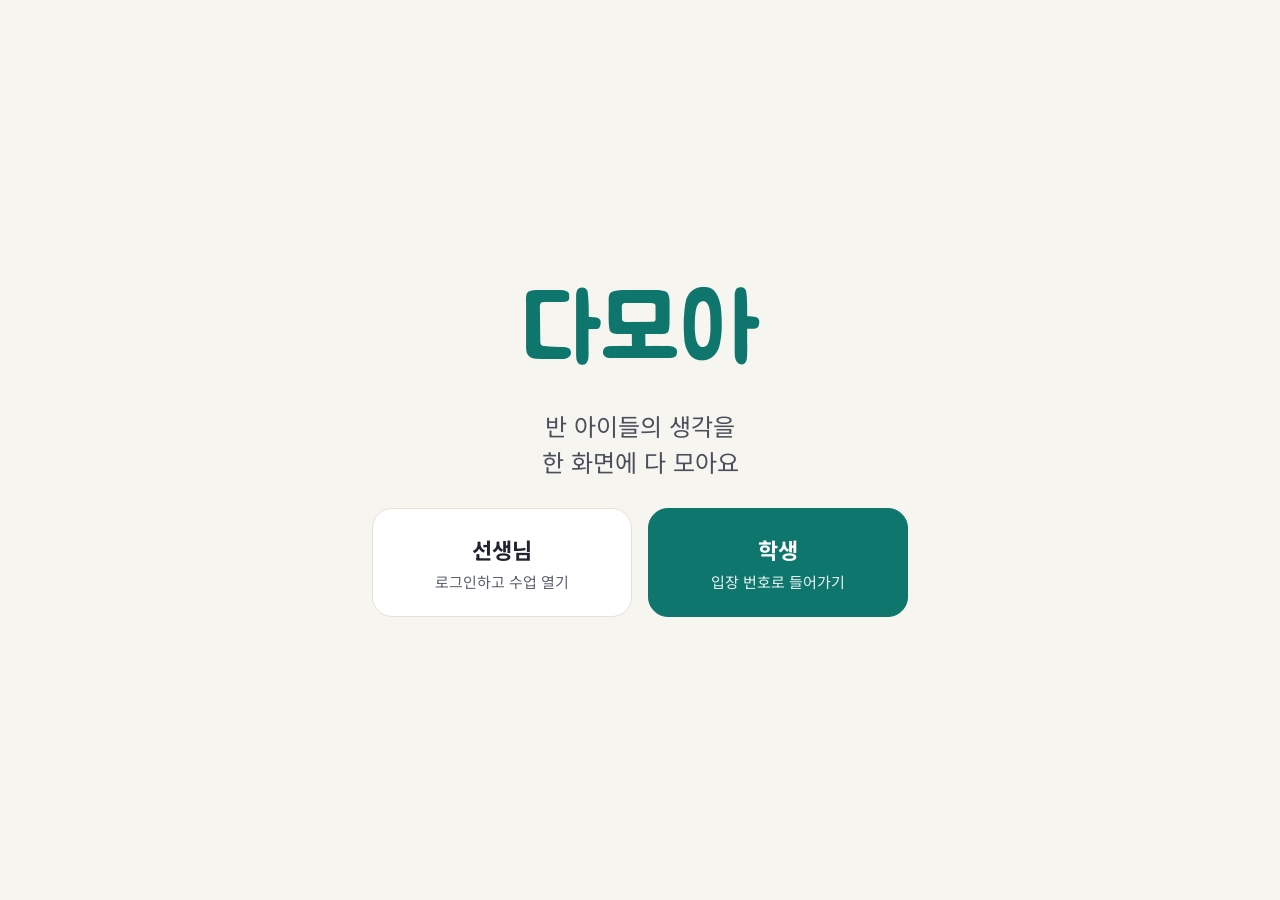
<file: index.html>
<!doctype html>
<html lang="ko">
<head>
<meta charset="utf-8">
<meta name="viewport" content="width=device-width, initial-scale=1, viewport-fit=cover">
<title>다모아</title>
<meta name="description" content="반 아이들의 생각을 한 화면에 다 모아요">
<script src="js/inapp.js?v=202611101540"></script>
<link rel="preconnect" href="https://fonts.googleapis.com">
<link rel="preconnect" href="https://fonts.gstatic.com" crossorigin>
<link rel="stylesheet" href="https://fonts.googleapis.com/css2?family=Noto+Sans+KR:wght@400;500;700;900&family=Jua&display=swap">
<link rel="stylesheet" href="css/app.css?v=202611101540">
<style>
  .hero { height: 100dvh; display: flex; flex-direction: column; align-items: center; justify-content: center; gap: 28px; padding: 24px; text-align: center; }
  .hero .logo { font-size: clamp(56px, 12vh, 96px); }
  .hero p { margin: 0; font-size: clamp(18px, 3vh, 24px); color: var(--ink-2); line-height: 1.5; }
  .choices { display: flex; gap: 16px; flex-wrap: wrap; justify-content: center; }
  .choice { width: 260px; padding: 24px; border-radius: 20px; text-decoration: none; color: var(--ink); background: #fff; border: 1px solid var(--line); display: flex; flex-direction: column; gap: 6px; }
  .choice:hover { border-color: var(--teal); }
  .choice b { font-size: 22px; }
  .choice span { font-size: 15px; color: var(--ink-3); }
  .choice.kid { background: var(--teal); color: #fff; border-color: var(--teal); }
  .choice.kid span { color: #E7F3F1; }
</style>
</head>
<body>
  <main class="hero">
    <div class="logo">다모아</div>
    <p>반 아이들의 생각을<br>한 화면에 다 모아요</p>
    <div class="choices">
      <a class="choice" href="teacher.html"><b>선생님</b><span>로그인하고 수업 열기</span></a>
      <a class="choice kid" href="join.html"><b>학생</b><span>입장 번호로 들어가기</span></a>
    </div>
  </main>
</body>
</html>
</file>
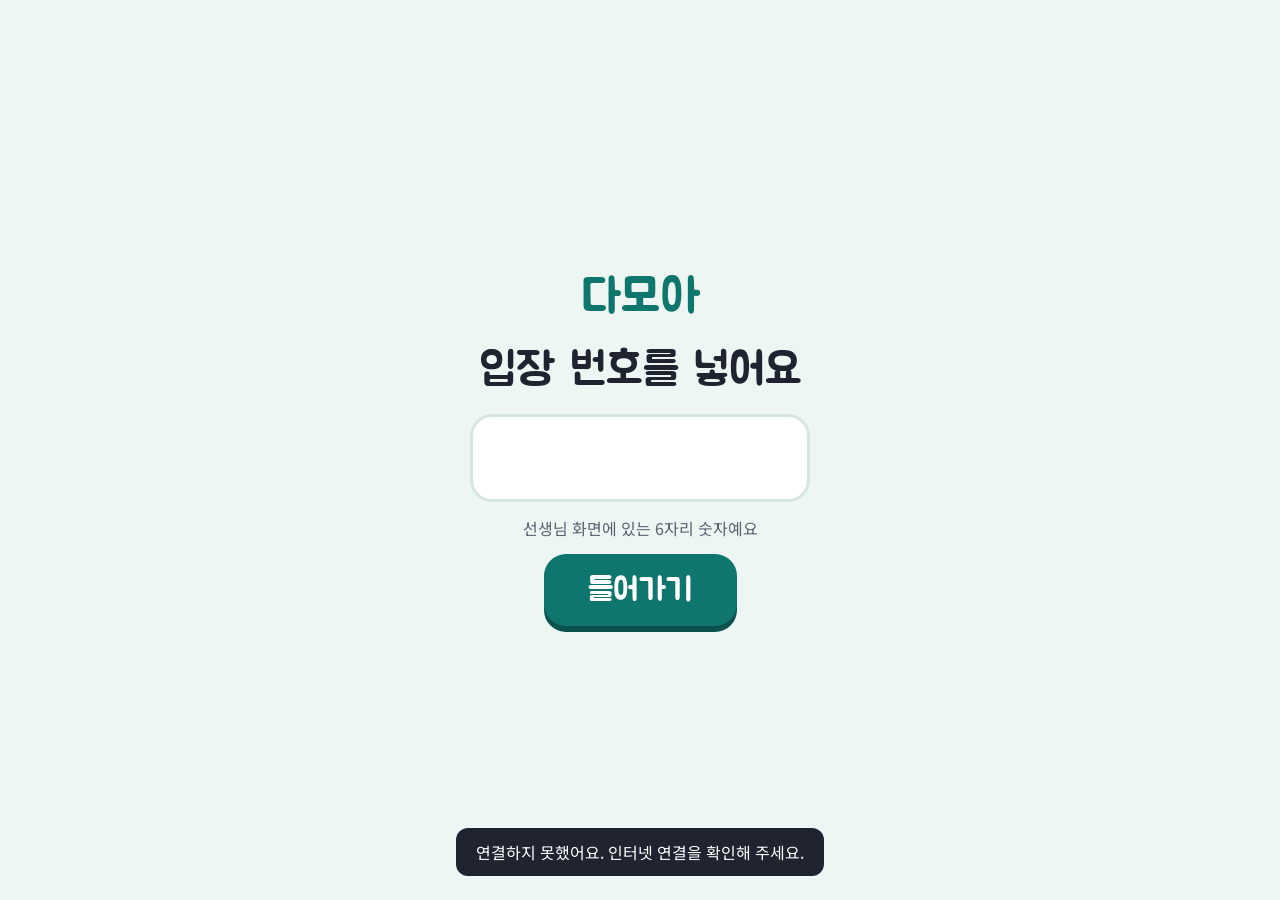
<file: join.html>
<!doctype html>
<html lang="ko">
<head>
<meta charset="utf-8">
<meta name="viewport" content="width=device-width, initial-scale=1, maximum-scale=1, user-scalable=no, viewport-fit=cover">
<meta name="theme-color" content="#EEF6F4">
<title>다모아 · 학생</title>
<script src="js/inapp.js?v=202611101540"></script>
<link rel="preconnect" href="https://fonts.googleapis.com">
<link rel="preconnect" href="https://fonts.gstatic.com" crossorigin>
<link rel="stylesheet" href="https://fonts.googleapis.com/css2?family=Noto+Sans+KR:wght@400;500;700;900&family=Jua&display=swap">
<link rel="stylesheet" href="css/app.css?v=202611101540">
<link rel="stylesheet" href="css/student.css?v=202611101540">
</head>
<body class="kid">
<div class="app">

  <!-- 입장 번호 넣기 (QR 없이 들어왔을 때) -->
  <section id="v-code" class="screen center" hidden>
    <div class="logo big">다모아</div>
    <form id="code-form" class="code-form">
      <label for="code-input" class="kid-title">입장 번호를 넣어요</label>
      <input id="code-input" class="code-input" inputmode="numeric" pattern="[0-9]*" maxlength="6" autocomplete="off" aria-describedby="code-help">
      <div id="code-help" class="muted">선생님 화면에 있는 6자리 숫자예요</div>
      <button type="submit" class="kid-btn">들어가기</button>
    </form>
  </section>

  <!-- 이름 고르기 -->
  <section id="v-names" class="screen" hidden>
    <div class="row kid-head">
      <div class="logo">다모아</div>
      <div id="names-title" class="pill"></div>
    </div>
    <h1 class="kid-title center-text">내 이름을 눌러요</h1>
    <div id="names-grid" class="names-grid grow"></div>
    <p class="names-help">회색 이름은 이미 친구가 들어왔어요. 내 이름이 회색이면 선생님께 말해요.</p>
  </section>

  <!-- 이름·별명 쓰고 들어오기 -->
  <section id="v-nick" class="screen center" hidden>
    <div class="row kid-head nick-head">
      <div class="logo">다모아</div>
      <div id="nick-title" class="pill"></div>
    </div>
    <form id="nick-form" class="nick-form">
      <label for="nick-input" class="kid-title">이름이나 별명을 써요</label>
      <input id="nick-input" class="nick-input" maxlength="12" autocomplete="off" enterkeyhint="go" aria-describedby="nick-help">
      <div id="nick-help" class="muted">12글자까지 쓸 수 있어요</div>
      <div class="nick-row">
        <button type="button" id="nick-make" class="kid-btn soft">
          <svg aria-hidden="true" width="28" height="28" viewBox="0 0 24 24" fill="none" stroke="currentColor" stroke-width="2" stroke-linecap="round" stroke-linejoin="round"><rect x="3" y="3" width="18" height="18" rx="4"/><circle cx="8.5" cy="8.5" r="1.2" fill="currentColor"/><circle cx="15.5" cy="15.5" r="1.2" fill="currentColor"/><circle cx="12" cy="12" r="1.2" fill="currentColor"/></svg>
          별명 만들어 줘요
        </button>
        <button type="submit" class="kid-btn">들어가기</button>
      </div>
    </form>
  </section>

  <!-- 기다리기 -->
  <section id="v-wait" class="screen center wait" hidden>
    <div class="welcome-check" aria-hidden="true">
      <svg width="88" height="88" viewBox="0 0 24 24" fill="none" stroke="#fff" stroke-width="3" stroke-linecap="round" stroke-linejoin="round"><path d="M5 12.5l4.5 4.5L19 7.5"/></svg>
    </div>
    <h1 class="welcome-title">들어왔어요!</h1>
    <div id="wait-name" class="welcome-name"></div>
    <div class="wait-msg">
      <span>선생님이 문제를 보낼 때까지</span>
      <span>기다려요</span>
    </div>
    <div class="dots" aria-hidden="true"><span></span><span></span><span></span></div>
    <button id="not-me" type="button" class="link-btn">내 이름이 아니에요</button>
  </section>

  <!-- 풀기 -->
  <section id="v-work" class="screen work" hidden>
    <nav class="tools" aria-label="필기 도구">
      <button type="button" class="tool on" data-tool="pen" aria-label="펜" aria-pressed="true">
        <svg aria-hidden="true" width="28" height="28" viewBox="0 0 24 24" fill="none" stroke="currentColor" stroke-width="2" stroke-linecap="round" stroke-linejoin="round"><path d="M12 20h9"/><path d="M16.5 3.5a2.1 2.1 0 0 1 3 3L7 19l-4 1 1-4z"/></svg>
      </button>
      <button type="button" class="tool" data-tool="eraser" aria-label="지우개" aria-pressed="false">
        <svg aria-hidden="true" width="28" height="28" viewBox="0 0 24 24" fill="none" stroke="currentColor" stroke-width="2" stroke-linecap="round" stroke-linejoin="round"><path d="M20 20H8l-5-5 10-10 8 8-6 6"/><path d="M6 12l6 6"/></svg>
      </button>
      <button type="button" id="kbd" class="tool kbd" aria-label="키보드로 쓰기" aria-pressed="false" hidden>
        <svg aria-hidden="true" width="28" height="28" viewBox="0 0 24 24" fill="none" stroke="currentColor" stroke-width="2" stroke-linecap="round" stroke-linejoin="round"><rect x="2" y="6" width="20" height="12" rx="2"/><path d="M6 10h.01M10 10h.01M14 10h.01M18 10h.01M7 14h10"/></svg>
      </button>
      <div class="tool-sep"></div>
      <div class="swatches">
        <button type="button" class="swatch on" data-color="#1D4ED8" aria-label="파란색" aria-pressed="true" style="background:#1D4ED8"></button>
        <button type="button" class="swatch" data-color="#DC2626" aria-label="빨간색" aria-pressed="false" style="background:#DC2626"></button>
        <button type="button" class="swatch" data-color="#1F2430" aria-label="검은색" aria-pressed="false" style="background:#1F2430"></button>
        <button type="button" class="swatch map-only" data-color="#16A34A" aria-label="초록색" aria-pressed="false" style="background:#16A34A"></button>
        <button type="button" class="swatch map-only" data-color="#FACC15" aria-label="노란색" aria-pressed="false" style="background:#FACC15"></button>
        <button type="button" class="swatch map-only" data-color="#F97316" aria-label="주황색" aria-pressed="false" style="background:#F97316"></button>
        <button type="button" class="swatch map-only" data-color="#9333EA" aria-label="보라색" aria-pressed="false" style="background:#9333EA"></button>
        <button type="button" class="swatch map-only" data-color="#EC4899" aria-label="분홍색" aria-pressed="false" style="background:#EC4899"></button>
      </div>
      <div class="spacer"></div>
      <button type="button" id="finger" class="tool finger" aria-label="손가락으로도 쓰기" aria-pressed="false">
        <svg aria-hidden="true" width="26" height="26" viewBox="0 0 24 24" fill="none" stroke="currentColor" stroke-width="2" stroke-linecap="round" stroke-linejoin="round"><path d="M9 11V5a1.5 1.5 0 0 1 3 0v5"/><path d="M12 10V4a1.5 1.5 0 0 1 3 0v6"/><path d="M15 10V6a1.5 1.5 0 0 1 3 0v8a6 6 0 0 1-6 6h-1a6 6 0 0 1-4.6-2.2L4 14.6a1.5 1.5 0 0 1 2.3-1.9L9 15V8a1.5 1.5 0 0 1 3 0"/></svg>
        <span class="tool-label">손가락</span>
      </button>
      <button type="button" id="undo" class="tool" aria-label="되돌리기">
        <svg aria-hidden="true" width="28" height="28" viewBox="0 0 24 24" fill="none" stroke="currentColor" stroke-width="2" stroke-linecap="round" stroke-linejoin="round"><path d="M9 14L4 9l5-5"/><path d="M4 9h11a5 5 0 0 1 0 10h-3"/></svg>
      </button>
    </nav>
    <div class="work-main">
      <div class="grow sheet-wrap">
        <div id="sheet-host" class="sheet-host"></div>
        <div id="back-notice" class="back-notice" role="status" hidden>아까 하던 거예요</div>
      </div>
      <div class="row work-bar">
        <div id="work-name" class="pill white"></div>
        <div id="mode" class="mode mode-pen" role="status" aria-live="polite">
          <svg class="mi mi-pen" aria-hidden="true" width="20" height="20" viewBox="0 0 24 24" fill="none" stroke="currentColor" stroke-width="2.2" stroke-linecap="round" stroke-linejoin="round"><path d="M12 20h9"/><path d="M16.5 3.5a2.1 2.1 0 0 1 3 3L7 19l-4 1 1-4z"/></svg>
          <svg class="mi mi-kbd" aria-hidden="true" width="20" height="20" viewBox="0 0 24 24" fill="none" stroke="currentColor" stroke-width="2.2" stroke-linecap="round" stroke-linejoin="round"><rect x="2" y="6" width="20" height="12" rx="2"/><path d="M6 10h.01M10 10h.01M14 10h.01M18 10h.01M7 14h10"/></svg>
          <svg class="mi mi-eraser" aria-hidden="true" width="20" height="20" viewBox="0 0 24 24" fill="none" stroke="currentColor" stroke-width="2.2" stroke-linecap="round" stroke-linejoin="round"><path d="M20 20H8l-5-5 10-10 8 8-6 6"/><path d="M6 12l6 6"/></svg>
          <span id="mode-text">펜으로 쓰는 중</span>
        </div>
        <span id="foot-help" class="muted foot-help">펜으로 쓰고, 손가락으로 골라요</span>
        <div id="pile" class="pile" hidden>
          <span class="pile-paper" aria-hidden="true"><i></i><i></i><i></i></span>
          <span>아직 안 낸 것 <b id="pile-n">1</b>장 더 있어요</span>
        </div>
        <div id="sent-badge" class="sent-badge" hidden>고쳐서 다시 보낼 수 있어요</div>
        <button id="send" type="button" class="kid-btn send">
          전송
          <svg aria-hidden="true" width="30" height="30" viewBox="0 0 24 24" fill="none" stroke="currentColor" stroke-width="2.4" stroke-linecap="round" stroke-linejoin="round"><path d="M22 2L11 13"/><path d="M22 2l-7 20-4-9-9-4z"/></svg>
        </button>
      </div>
    </div>
  </section>

  <!-- 다 내고 기다리기: 우리 반 꽃밭 -->
  <section id="v-garden" class="screen garden" hidden>
    <div class="garden-head">
      <div id="garden-title" class="garden-title">선생님께 보냈어요!</div>
      <div id="garden-count" class="garden-count"></div>
    </div>
    <div class="garden-field">
      <div id="garden-bed" class="garden-bed"></div>
    </div>
    <div class="garden-foot">
      <span class="garden-help">친구들이 보낼 때마다<br>꽃이 하나씩 피어요</span>
      <div class="spacer"></div>
      <button id="edit-mine" type="button" class="kid-btn ghost-kid" hidden>내 답 고치기</button>
    </div>
  </section>

  <!-- 겹쳐 뜨는 화면들 -->
  <div id="ov-front" class="overlay front" hidden>
    <svg role="img" aria-label="앞을 바라보는 두 눈" width="300" height="142" viewBox="0 0 360 170">
      <ellipse cx="90" cy="85" rx="78" ry="74" fill="#fff" stroke="#1F2430" stroke-width="8"/>
      <ellipse cx="270" cy="85" rx="78" ry="74" fill="#fff" stroke="#1F2430" stroke-width="8"/>
      <circle cx="96" cy="66" r="32" fill="#1F2430"/><circle cx="276" cy="66" r="32" fill="#1F2430"/>
      <circle cx="106" cy="54" r="10" fill="#fff"/><circle cx="286" cy="54" r="10" fill="#fff"/>
    </svg>
    <div class="ov-big">모두 앞을 보세요</div>
    <div class="ov-sub">선생님 이야기가 끝나면<br>하던 것을 이어서 할 수 있어요</div>
  </div>

  <div id="ov-lock" class="overlay lock" hidden>
    <div class="lock-ring">
      <svg role="img" aria-label="자물쇠" width="96" height="96" viewBox="0 0 24 24" fill="none" stroke="#fff" stroke-width="1.8" stroke-linecap="round" stroke-linejoin="round"><rect x="4" y="11" width="16" height="10" rx="2.5"/><path d="M8 11V7a4 4 0 0 1 8 0v4"/></svg>
    </div>
    <div class="ov-big">잠깐 쉬어요</div>
    <div class="ov-sub">선생님이 화면을 잠갔어요.<br>펜을 내려놓고 기다려요.</div>
  </div>

  <div id="ov-feedback" class="overlay feedback" hidden>
    <div class="fb-title">선생님이 도장을 찍어 주셨어요!</div>
    <div class="fb-body">
      <figure class="fb-mine">
        <figcaption class="fb-mine-label">내가 보낸 답</figcaption>
        <div class="fb-mine-paper">
          <div id="fb-sheet" class="fb-sheet"></div>
          <div id="fb-stamp" class="fb-stamp"></div>
        </div>
      </figure>
      <div id="fb-comment-wrap" class="fb-comment-wrap">
        <div class="fb-mine-label">선생님의 한마디</div>
        <div id="fb-comment" class="fb-comment"></div>
      </div>
    </div>
    <button id="fb-ok" type="button" class="kid-btn">확인했어요</button>
  </div>

  <div id="ov-ended" class="overlay ended" hidden>
    <div class="ov-big">수업이 끝났어요</div>
    <div class="ov-sub">오늘도 수고했어요!</div>
  </div>

  <div id="ov-rotate" class="overlay rotate">
    <div class="ov-big">태블릿을 옆으로<br>눕혀 주세요</div>
  </div>

  <div id="ov-loading" class="overlay loading">
    <div class="dots" aria-label="불러오는 중"><span></span><span></span><span></span></div>
  </div>
</div>
<script type="module" src="js/student.js?v=202611101540"></script>
</body>
</html>
</file>
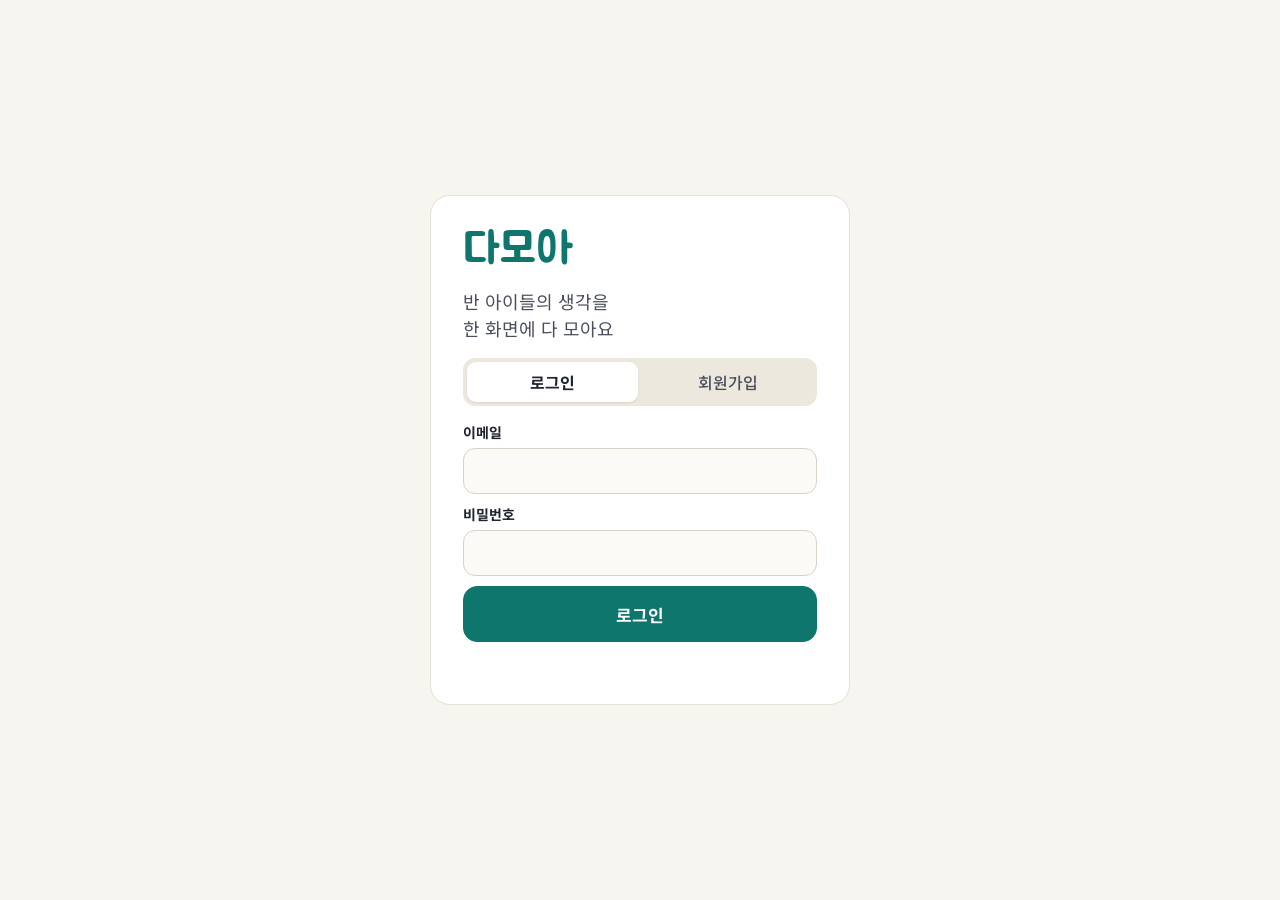
<file: teacher.html>
<!doctype html>
<html lang="ko">
<head>
<meta charset="utf-8">
<meta name="viewport" content="width=device-width, initial-scale=1, viewport-fit=cover">
<title>다모아 · 선생님</title>
<script src="js/inapp.js?v=202611101540"></script>
<link rel="preconnect" href="https://fonts.googleapis.com">
<link rel="preconnect" href="https://fonts.gstatic.com" crossorigin>
<link rel="stylesheet" href="https://fonts.googleapis.com/css2?family=Noto+Sans+KR:wght@400;500;700;900&family=Jua&display=swap">
<link rel="stylesheet" href="css/app.css?v=202611101540">
<link rel="stylesheet" href="css/teacher.css?v=202611101540">
</head>
<body>
<div class="app" id="app">

  <!-- 로그인 / 회원가입 -->
  <section id="v-auth" class="auth" hidden>
    <div class="auth-card card">
      <div class="logo big">다모아</div>
      <p class="auth-lead">반 아이들의 생각을<br>한 화면에 다 모아요</p>
      <div class="seg" role="tablist" aria-label="로그인 또는 회원가입">
        <button type="button" role="tab" id="tab-login" aria-selected="true">로그인</button>
        <button type="button" role="tab" id="tab-signup" aria-selected="false">회원가입</button>
      </div>
      <form id="auth-form" class="col">
        <div class="field" id="name-field" hidden>
          <label for="auth-name">이름 (아이들에게 보일 이름)</label>
          <input id="auth-name" class="input" autocomplete="name" placeholder="예: 박지혜 선생님">
        </div>
        <div class="field">
          <label for="auth-email">이메일</label>
          <input id="auth-email" class="input" type="email" autocomplete="email" required>
        </div>
        <div class="field">
          <label for="auth-pw">비밀번호</label>
          <input id="auth-pw" class="input" type="password" autocomplete="current-password" minlength="6" required>
        </div>
        <button id="auth-submit" type="submit" class="btn primary big">로그인</button>
        <p id="auth-msg" class="auth-msg" role="status"></p>
      </form>
    </div>
  </section>

  <!-- 홈: 반·명렬표·템플릿 -->
  <section id="v-home" class="home" hidden>
    <header class="topbar">
      <div class="logo">다모아</div>
      <div class="spacer"></div>
      <span id="me-name" class="muted"></span>
      <button type="button" id="logout" class="btn">로그아웃</button>
    </header>
    <div class="home-grid grow">
      <section class="card panel" aria-labelledby="h-classes">
        <div class="panel-head"><h2 id="h-classes">우리 반</h2><div class="spacer"></div>
          <button type="button" id="add-class" class="btn">+ 반 만들기</button></div>
        <div id="class-list" class="list grow"></div>
      </section>
      <section class="card panel" aria-labelledby="h-roster">
        <div class="panel-head"><h2 id="h-roster">명렬표</h2><span id="roster-count" class="muted"></span><div class="spacer"></div>
          <button type="button" id="open-portfolio" class="btn">포트폴리오</button>
          <button type="button" id="edit-roster" class="btn">고치기</button></div>
        <div id="roster" class="roster grow"></div>
      </section>
      <section class="card panel" aria-labelledby="h-templates">
        <div class="panel-head tpl-head"><h2 id="h-templates">템플릿 보관함</h2><span id="tpl-count" class="muted"></span><div class="spacer"></div>
          <button type="button" id="clear-templates" class="link-btn danger">모두 비우기</button></div>
        <div class="tpl-actions">
          <button type="button" id="open-library" class="btn">꺼내 오기</button>
          <button type="button" id="quick-template" class="btn primary">⚡ 빠른 만들기</button>
          <button type="button" id="add-template" class="btn">+ 새로 만들기</button>
        </div>
        <div id="template-list" class="list grow"></div>
      </section>
    </div>
    <div class="home-foot">
      <div id="resume-box" class="row" hidden>
        <span id="resume-text">열려 있는 수업이 있어요.</span>
        <button type="button" id="resume" class="btn">이어서 하기</button>
      </div>
      <div class="spacer"></div>
      <div id="join-mode" class="seg small join-mode" role="group" aria-label="아이들이 들어오는 방법">
        <button type="button" data-mode="roster" aria-pressed="true">명렬표에서 이름 고르기</button>
        <button type="button" data-mode="open" aria-pressed="false">QR 있는 누구나 · 이름 쓰기</button>
      </div>
      <label class="row muted" for="session-title">수업 이름</label>
      <input id="session-title" class="input title-input" placeholder="예: 수학 · 덧셈과 뺄셈">
      <button type="button" id="start-session" class="btn primary big">수업 시작</button>
    </div>
  </section>

  <!-- 포트폴리오 -->
  <section id="v-port" class="port" hidden>
    <header class="topbar">
      <div class="logo">다모아</div>
      <div class="pill">포트폴리오</div>
      <select id="port-class" class="input port-class" aria-label="반"></select>
      <div class="spacer"></div>
      <button type="button" id="port-print-one" class="btn">이 학생 인쇄</button>
      <button type="button" id="port-print-all" class="btn">반 전체 인쇄</button>
      <button type="button" id="port-reset" class="btn danger-soft">초기화</button>
      <button type="button" id="port-back" class="btn primary">홈으로</button>
    </header>
    <div class="port-grid grow">
      <aside class="card panel">
        <div class="panel-head"><h2>학생</h2></div>
        <div id="port-list" class="list grow port-list"></div>
      </aside>
      <section class="card panel port-main">
        <div class="port-top">
          <div><h2 id="port-who" class="port-who"></h2><div id="port-sum" class="muted"></div></div>
          <div class="spacer"></div>
          <div id="port-filters" class="row port-filters"></div>
        </div>
        <div id="port-cards" class="port-cards grow"></div>
      </section>
    </div>
  </section>

  <!-- 수업 중 -->
  <section id="v-live" class="live" hidden>
    <header class="topbar">
      <div class="logo">다모아</div>
      <button type="button" id="live-class" class="pill class-switch" aria-label="반 바꾸기"></button>
      <div id="live-title" class="title"></div>
      <div class="spacer"></div>
      <button type="button" id="btn-lobby" class="btn">입장 QR</button>
      <button type="button" id="btn-lock" class="btn" aria-pressed="false">
        <svg aria-hidden="true" width="18" height="18" viewBox="0 0 24 24" fill="none" stroke="currentColor" stroke-width="2" stroke-linecap="round" stroke-linejoin="round"><rect x="4" y="11" width="16" height="10" rx="2"/><path d="M8 11V7a4 4 0 0 1 8 0v4"/></svg>
        <span>화면 잠금</span>
      </button>
      <button type="button" id="btn-front" class="btn warn" aria-pressed="false">
        <svg aria-hidden="true" width="18" height="18" viewBox="0 0 24 24" fill="none" stroke="currentColor" stroke-width="2.2" stroke-linecap="round" stroke-linejoin="round"><path d="M1 12s4-7 11-7 11 7 11 7-4 7-11 7S1 12 1 12z"/><circle cx="12" cy="12" r="3"/></svg>
        <span>모두 앞을 보세요</span>
      </button>
      <button type="button" id="btn-quick-send" class="btn">⚡ 바로 내기</button>
      <button type="button" id="btn-send" class="btn primary">템플릿 보내기</button>
      <button type="button" id="btn-end" class="btn">수업 끝내기</button>
    </header>

    <!-- 입장 화면 -->
    <div id="lobby" class="lobby grow">
      <section class="card qr-card">
        <div class="qr-lead">태블릿 카메라로<br>QR을 찍어 주세요</div>
        <div id="qr" class="qr" role="img" aria-label="수업 입장 QR 코드"></div>
        <div class="row"><span class="muted">입장 번호</span><span id="join-code" class="join-code"></span></div>
        <div id="join-url" class="join-url muted"></div>
      </section>
      <section class="card join-card">
        <div class="row">
          <div>
            <div class="muted small-label">입장 현황</div>
            <div class="join-count"><b id="join-n">0</b><span id="join-total"> / 0명</span></div>
          </div>
          <div class="spacer"></div>
          <div id="live-join-mode" class="seg small join-mode" role="group" aria-label="아이들이 들어오는 방법">
            <button type="button" data-mode="roster" aria-pressed="true">명렬표</button>
            <button type="button" data-mode="open" aria-pressed="false">누구나 · 이름 쓰기</button>
          </div>
          <button type="button" id="btn-entry" class="btn big">입장 마감</button>
        </div>
        <div id="join-grid" class="join-grid grow"></div>
        <p class="muted small-note">이름을 누르면 그 학생을 내보낼 수 있어요 (다시 이름을 고르게 돼요)</p>
      </section>
    </div>

    <!-- 답안 보기 -->
    <div id="board" class="board grow" hidden>
      <div id="asg-tabs" class="asg-tabs" role="tablist" aria-label="보낸 템플릿"></div>
      <div class="board-bar row">
        <div id="board-title" class="board-title"></div>
        <div id="board-stats" class="row stats"></div>
        <div class="spacer"></div>
        <div class="seg small" role="group" aria-label="보기 방식">
          <button type="button" id="view-grid" aria-pressed="true">분할 보기</button>
          <button type="button" id="view-one" aria-pressed="false">한 명씩</button>
        </div>
        <button type="button" id="btn-close-asg" class="btn">제출 마감</button>
      </div>
      <div id="tiles" class="tiles grow"></div>
      <div id="one" class="one grow" hidden>
        <section class="one-main col">
          <div class="row one-nav">
            <button type="button" id="one-prev" class="btn icon" aria-label="이전 학생">
              <svg aria-hidden="true" width="20" height="20" viewBox="0 0 24 24" fill="none" stroke="currentColor" stroke-width="2.4" stroke-linecap="round" stroke-linejoin="round"><path d="M15 6l-6 6 6 6"/></svg>
            </button>
            <div class="spacer center-text">
              <div id="one-name" class="one-name"></div>
              <div id="one-sub" class="muted"></div>
            </div>
            <button type="button" id="one-next" class="btn icon" aria-label="다음 학생">
              <svg aria-hidden="true" width="20" height="20" viewBox="0 0 24 24" fill="none" stroke="currentColor" stroke-width="2.4" stroke-linecap="round" stroke-linejoin="round"><path d="M9 6l6 6-6 6"/></svg>
            </button>
          </div>
          <div id="one-sheet-wrap" class="grow one-sheet-wrap">
            <div id="one-sheet" class="one-sheet"></div>
            <div id="one-stamp" class="one-stamp"></div>
            <button type="button" id="one-tv" class="btn tv-btn">교실 TV에 크게</button>
          </div>
        </section>
        <aside class="card one-side">
          <div>
            <div class="side-h">도장 찍기</div>
            <div id="stamp-picks" class="stamp-picks"></div>
          </div>
          <div class="field grow">
            <label for="fb-text" class="side-h">한마디 남기기</label>
            <textarea id="fb-text" class="textarea grow" placeholder="예: 받아올림을 아주 잘 설명했어요!"></textarea>
          </div>
          <button type="button" id="fb-send" class="btn primary big">돌려주기</button>
        </aside>
      </div>
    </div>
  </section>

  <div id="ov-loading" class="loading-ov"><div class="logo big">다모아</div></div>
</div>

<!-- 대화상자 -->
<div id="modal" class="modal-back" hidden>
  <div class="modal" role="dialog" aria-modal="true" aria-labelledby="modal-title">
    <div class="modal-head"><h2 id="modal-title"></h2><div class="spacer"></div>
      <button type="button" id="modal-x" class="btn icon" aria-label="닫기">
        <svg aria-hidden="true" width="18" height="18" viewBox="0 0 24 24" fill="none" stroke="currentColor" stroke-width="2.4" stroke-linecap="round"><path d="M6 6l12 12M18 6L6 18"/></svg>
      </button></div>
    <div id="modal-body" class="modal-body"></div>
    <div id="modal-foot" class="modal-foot"></div>
  </div>
</div>

<script type="module" src="js/teacher.js?v=202611101540"></script>
<!-- 인쇄용 (포트폴리오) -->
<div id="print-root" aria-hidden="true"></div>
</body>
</html>
</file>
<file: css/app.css>
/* 다모아 공통 스타일 — 어떤 창 크기에서도 스크롤 없이 한 화면에 */
:root {
  --ink: #1F2430;
  --ink-2: #4A4F5C;
  --ink-3: #5C6170;
  --paper: #F7F5EF;
  --card: #FFFFFF;
  --line: #E6E1D6;
  --line-2: #D9D3C5;
  --teal: #0F766E;
  --teal-d: #0B524C;
  --teal-bg: #E7F3F1;
  --teal-t: #0F5F58;
  --orange: #E8833A;
  --orange-t: #8A4513;
  --orange-bg: #FCEBDD;
  --red: #B42318;
  --red-bg: #FEF3F2;
  --kid-bg: #EEF6F4;
  --kid-line: #D5E5E1;
  --pen-blue: #1D4ED8;
  --font: 'Noto Sans KR', system-ui, sans-serif;
  --round: 'Jua', 'Noto Sans KR', sans-serif;
}

* { box-sizing: border-box; }
html, body { margin: 0; height: 100%; overflow: hidden; }
body {
  font-family: var(--font);
  color: var(--ink);
  background: var(--paper);
  -webkit-tap-highlight-color: transparent;
}
button, input, textarea, select { font: inherit; color: inherit; }
button { cursor: pointer; }
button:disabled { cursor: default; }
[hidden] { display: none !important; }
:focus-visible { outline: 3px solid var(--teal); outline-offset: 2px; }

.app { height: 100dvh; display: flex; flex-direction: column; min-height: 0; }
.grow { flex: 1; min-height: 0; min-width: 0; }
.row { display: flex; align-items: center; gap: 10px; }
.col { display: flex; flex-direction: column; gap: 10px; min-height: 0; }
.spacer { flex: 1; }
.muted { color: var(--ink-3); }
.logo { font-family: var(--round); font-size: 30px; color: var(--teal); line-height: 1; }
.pill { padding: 5px 12px; border-radius: 999px; background: var(--teal-bg); color: var(--teal-t); font-size: 14px; font-weight: 700; white-space: nowrap; }

/* 버튼 */
.btn {
  height: 44px; padding: 0 16px; border-radius: 12px;
  border: 1px solid var(--line-2); background: var(--card); color: var(--ink);
  font-size: 15px; font-weight: 500; display: inline-flex; align-items: center; justify-content: center; gap: 8px; white-space: nowrap;
}
.btn:hover:not(:disabled) { background: #FBFAF6; }
.btn.primary { background: var(--teal); border-color: var(--teal); color: #fff; font-weight: 700; }
.btn.primary:hover:not(:disabled) { background: var(--teal-d); }
.btn.warn { background: var(--orange); border-color: var(--orange); color: var(--ink); font-weight: 700; }
.btn.on { background: var(--ink); border-color: var(--ink); color: #fff; }
.btn.ghost { border-style: dashed; background: transparent; color: var(--ink-2); }
.btn.big { height: 56px; padding: 0 24px; font-size: 17px; border-radius: 14px; }
.btn.icon { width: 44px; padding: 0; }
.btn:disabled { opacity: 0.5; }
.btn svg { flex: none; }

/* 입력 */
.field { display: flex; flex-direction: column; gap: 6px; }
.field label { font-size: 14px; font-weight: 700; }
.input, .textarea, .select {
  border: 1px solid var(--line-2); border-radius: 12px; background: #FBFAF6;
  padding: 10px 12px; font-size: 16px; width: 100%;
}
.textarea { resize: none; line-height: 1.6; }

/* 카드 */
.card { background: var(--card); border: 1px solid var(--line); border-radius: 20px; }

/* 상단 바 */
.topbar {
  height: 64px; flex: none; padding: 0 20px; display: flex; align-items: center; gap: 12px;
  background: var(--card); border-bottom: 1px solid var(--line);
}
.topbar .title { font-size: 16px; font-weight: 700; overflow: hidden; text-overflow: ellipsis; white-space: nowrap; min-width: 0; }

/* 서랍 / 대화상자 */
.modal-back {
  position: fixed; inset: 0; z-index: 50; background: rgba(31, 36, 48, 0.45);
  display: flex; align-items: center; justify-content: center; padding: 16px;
}
.modal {
  background: var(--card); border-radius: 20px; width: min(640px, 100%);
  max-height: calc(100dvh - 32px); display: flex; flex-direction: column; overflow: hidden;
}
.modal-head { padding: 18px 20px 8px; display: flex; align-items: center; gap: 10px; }
.modal-head h2 { margin: 0; font-size: 20px; }
.modal-body { padding: 8px 20px; flex: 1; min-height: 0; overflow: auto; display: flex; flex-direction: column; gap: 14px; }
.modal-foot { padding: 12px 20px 18px; display: flex; gap: 8px; justify-content: flex-end; }

/* 알림 */
#toast {
  position: fixed; left: 50%; bottom: 24px; transform: translate(-50%, 20px); opacity: 0;
  background: var(--ink); color: #fff; padding: 12px 20px; border-radius: 12px; font-size: 16px;
  transition: 0.2s; pointer-events: none; z-index: 100; max-width: calc(100vw - 32px); text-align: center;
}
#toast.show { opacity: 1; transform: translate(-50%, 0); }

/* ---------- 종이(템플릿 한 장) ---------- */
.sheet-fit { width: 100%; height: 100%; display: grid; place-items: center; container-type: size; }
.sheet {
  position: relative; aspect-ratio: 16 / 10; width: min(100cqw, 160cqh);
  container-type: inline-size; background: #fff; border-radius: 18px;
  box-shadow: 0 0 0 1px var(--line); overflow: hidden;
  display: flex; flex-direction: column; user-select: none; -webkit-user-select: none;
}
.sheet.is-live, .sheet.is-live * { touch-action: none; }
/* 펜으로 글쓰기 칸 위에 써도 브라우저가 가로채지 않게 (손가락으로 톡 누르면 키보드 입력은 그대로 돼요) */
.sheet-q {
  flex: none; padding: 3.2cqw 4cqw 0; text-align: center;
  font-family: var(--round); font-size: 4.4cqw; line-height: 1.3; white-space: pre-line; word-break: keep-all;
}
.kind-blank .sheet-q { text-align: left; font-family: var(--font); font-weight: 700; font-size: 2.6cqw; }
.sheet-opts {
  flex: 1; min-height: 0; padding: 3cqw 4cqw 4cqw;
  display: grid; grid-template-columns: repeat(2, minmax(0, 1fr)); grid-template-rows: repeat(2, minmax(0, 1fr)); gap: 2cqw;
}
.sheet-opt {
  border-radius: 2cqw; border: 0.25cqw solid var(--kid-line); background: #FBFDFC;
  display: flex; align-items: center; justify-content: center; gap: 2cqw; color: var(--ink); min-width: 0;
}
.sheet-opt:disabled { opacity: 1; cursor: default; }
.sheet-opt .mark { font-size: 3.2cqw; font-weight: 700; color: #5B616B; }
.sheet-opt .val { font-family: var(--round); font-size: 5.4cqw; overflow: hidden; text-overflow: ellipsis; white-space: nowrap; }
.sheet-opt[aria-pressed="true"] { border: 0.45cqw solid var(--teal); background: var(--teal-bg); }
.sheet-opt[aria-pressed="true"] .mark { color: var(--teal); }
.sheet-opt.is-correct { box-shadow: inset 0 0 0 0.35cqw #16A34A; }
.sheet-opt.is-wrong { border-color: var(--orange); background: var(--orange-bg); }
.sheet-essay {
  flex: 1; min-height: 0; margin: 2.4cqw 4cqw 4cqw; border: 0.2cqw solid var(--kid-line); border-radius: 1.6cqw;
  padding: 2cqw; font-size: 2.8cqw; line-height: 1.6; resize: none; background: #FBFDFC; user-select: text; -webkit-user-select: text;
}
.sheet-blank { flex: 1; }

/* 지도 */
.kind-map .sheet-q { font-size: 3cqw; padding-top: 2cqw; }
.sheet-map { flex: 1; min-height: 0; position: relative; padding: 1cqw 3cqw 2.4cqw; display: flex; }
.map-svg { width: 100%; height: 100%; display: block; overflow: visible; }
.map-region {
  fill: #FFFFFF; stroke: #6B7280; stroke-width: var(--map-stroke, 1); stroke-linejoin: round;
  fill-opacity: 0.85; transition: fill 0.12s;
}
.sheet.is-live .map-region { cursor: pointer; }
.map-region.is-target { stroke: #16A34A; stroke-width: calc(var(--map-stroke, 1) * 3); paint-order: stroke; }
.map-labels text {
  fill: #374151; font-family: var(--font); font-weight: 700; text-anchor: middle; dominant-baseline: central;
  paint-order: stroke; stroke: #fff; stroke-width: 0.25em; stroke-linejoin: round; pointer-events: none;
}
.map-region.is-group { stroke-dasharray: calc(var(--map-stroke, 1) * 4) calc(var(--map-stroke, 1) * 3); stroke-width: calc(var(--map-stroke, 1) * 2.2); }
.map-region.mark-hit { stroke: #15803D; stroke-width: calc(var(--map-stroke, 1) * 3.2); }
.map-region.mark-wrong { stroke: #DC2626; stroke-width: calc(var(--map-stroke, 1) * 3.6); }
.map-region.mark-miss { stroke: #EA580C; stroke-width: calc(var(--map-stroke, 1) * 3.2); stroke-dasharray: calc(var(--map-stroke, 1) * 5) calc(var(--map-stroke, 1) * 3); fill: #FFF7ED; }
.map-legend {
  position: absolute; right: 3cqw; top: 0.4cqw; display: flex; align-items: center; gap: 1.4cqw;
  font-size: 1.5cqw; color: var(--ink-2); background: rgba(255,255,255,0.88); border-radius: 1cqw; padding: 0.4cqw 1cqw; pointer-events: none;
}
.map-legend b { color: var(--ink); }
.map-legend .lg::before { content: ''; display: inline-block; width: 1.6cqw; height: 1cqw; margin-right: 0.5cqw; vertical-align: middle; border-radius: 0.2cqw; border: 0.3cqw solid; }
.map-legend .lg.hit::before { border-color: #15803D; }
.map-legend .lg.wrong::before { border-color: #DC2626; }
.map-legend .lg.miss::before { border-color: #EA580C; border-style: dashed; background: #FFF7ED; }
.map-credit { position: absolute; right: 2cqw; bottom: 0.6cqw; font-size: 1cqw; color: #9CA3AF; pointer-events: none; }
.map-loading { margin: auto; font-size: 2.4cqw; color: var(--ink-3); }
.ink-layer { position: absolute; inset: 0; width: 100%; height: 100%; pointer-events: none; }

/* 도장 */
.stamp {
  border-radius: 999px; border: 0.6em solid currentColor; border-width: 0.18em; background: #FFF7F0;
  display: flex; flex-direction: column; align-items: center; justify-content: center;
  font-family: var(--round); line-height: 1.1; text-align: center; transform: rotate(-12deg);
  width: 4.6em; height: 4.6em; font-size: 28px;
}

/* 작곡 칸 */
.kind-song .sheet-q { font-size: 2.6cqw; padding-top: 1.8cqw; }
.song { flex: 1; min-height: 0; display: grid; grid-template-columns: 5.2cqw minmax(0, 1fr); gap: 0.6cqw; margin: 2.6cqw 2.6cqw 0; }
.song.compact { margin-bottom: 2cqw; }
.song-names { display: grid; grid-template-rows: repeat(calc(var(--rows) + var(--drows)), minmax(0, 1fr)); font-weight: 700; }
.song-names span { display: flex; align-items: center; justify-content: flex-end; font-size: min(1.5cqw, 2.4cqh); white-space: nowrap; }
.song-names .dn { color: #5D4037; font-size: min(1.3cqw, 2.2cqh); }
.song-grid {
  position: relative; display: grid; border: 0.15cqw solid #B9D7E3; border-radius: 0.6cqw; background: #fff;
  grid-template-columns: repeat(var(--cols), minmax(0, 1fr));
  grid-template-rows: repeat(calc(var(--rows) + var(--drows)), minmax(0, 1fr));
  touch-action: none;
}
.sc { border-right: 1px solid #E6F0F4; border-bottom: 1px solid #E6F0F4; min-width: 0; min-height: 0; }
.sc.beat { border-left: 1px solid #CFE3EC; }
.sc.bar { border-left: 0.2cqw solid #8EC3D8; }
.sc.octave { border-bottom: 0.2cqw solid #9FCFE0; }
.sc.d { background: #FAF7F2; }
.sc.dtop { border-top: 0.35cqw solid #CDBFAE; }
.sc.given:not(.on) { background: #F1F3F5; }
.sc.start { border-left: 0.45cqw solid #F59E0B; }
.sc.on { border-radius: 0.35cqw; box-shadow: inset 0 -0.25cqw 0 rgba(0,0,0,0.15); }
.sc.d.on { border-radius: 50%; transform: scale(0.72); box-shadow: none; }
.sc.now:not(.on) { background: #DDF2FA; }
.sc.now.on { filter: brightness(1.25) saturate(1.2); }
.sc.nope { animation: nope 0.3s; }
@keyframes nope { 25% { background: #FECACA; } 100% { background: #F1F3F5; } }
.song-start-tag {
  position: absolute; top: -2.3cqw; transform: translateX(-0.2cqw); background: #F59E0B; color: #fff;
  font-size: 1.3cqw; font-weight: 700; padding: 0.2cqw 0.9cqw; border-radius: 0.6cqw 0.6cqw 0.6cqw 0; white-space: nowrap; pointer-events: none;
}
.song-head { flex: none; display: flex; align-items: center; gap: 2cqw; padding: 1.2cqw 2.6cqw 1.6cqw 8.4cqw; }
.song-play {
  width: 5.2cqw; height: 5.2cqw; border-radius: 50%; border: none; background: var(--teal); color: #fff;
  display: grid; place-items: center; font-size: 2.6cqw; box-shadow: 0 0.35cqw 0 var(--teal-d, #0b5c55); flex: none;
}
.song-play.on { background: #E85D3F; box-shadow: 0 0.35cqw 0 #B5432B; }
.song-tempo { display: flex; align-items: center; gap: 1cqw; font-size: 1.5cqw; color: var(--ink-2); }
.song-tempo input { width: 18cqw; accent-color: var(--teal); }
.song-tempo-n { min-width: 3cqw; font-weight: 700; color: var(--teal); }
.song-clear { margin-left: auto; border: 0.15cqw solid var(--line-2, #ddd); background: #fff; border-radius: 1cqw; padding: 0.8cqw 1.6cqw; font-size: 1.5cqw; color: var(--ink-2); }
/* 작곡 칸: 문제와 ▶·빠르기를 한 줄에 놓고, 칸을 최대한 크게 */
.sheet.kind-song { display: grid; grid-template-columns: minmax(0, 1fr) auto; grid-template-rows: auto minmax(0, 1fr); }
.kind-song .sheet-q { grid-column: 1; grid-row: 1; text-align: left; padding: 1.6cqw 2cqw 0 8.4cqw; font-size: 2.2cqw; line-height: 1.35; }
.kind-song .song-head { grid-column: 2; grid-row: 1; padding: 1.3cqw 2.6cqw 0 0; gap: 1.6cqw; }
.kind-song .song { grid-column: 1 / -1; grid-row: 2; margin: 2.8cqw 2.6cqw 2.2cqw; }
.kind-song .song.compact { margin-top: 2cqw; }
.kind-song .song-play { width: 4.6cqw; height: 4.6cqw; font-size: 2.3cqw; }
.kind-song .song-clear { margin-left: 0.6cqw; }

/* 모양 그림판 */
.sheet.kind-shapes { display: grid; grid-template-columns: minmax(0, 1fr) 14cqw; grid-template-rows: auto minmax(0, 1fr) auto; }
.sheet.kind-shapes.shp-view { grid-template-columns: minmax(0, 1fr); grid-template-rows: auto minmax(0, 1fr); }
.kind-shapes .sheet-q { grid-column: 1; grid-row: 1; text-align: left; font-size: 2.3cqw; padding: 1.5cqw 2cqw 0 2.4cqw; }
.shp-board { grid-column: 1; grid-row: 2; min-height: 0; margin: 1.1cqw 1cqw 1cqw 2.4cqw; border: 0.15cqw solid #E2E2E2; border-radius: 1.2cqw; background: #fff; overflow: hidden; }
.shp-view .shp-board { margin: 1cqw 2.4cqw 2.4cqw; }
.shp-svg { width: 100%; height: 100%; display: block; touch-action: none; }
.shp-bg { fill: #fff; }
.shp-live .shp { cursor: grab; }
.shp-box { fill: none; stroke: #2563EB; }
.shp-h { fill: #fff; stroke: #2563EB; stroke-width: 4; }
.shp-h.rot { fill: #DBEAFE; }
.shp-hit { fill: transparent; }
.shp-side { grid-column: 2; grid-row: 1 / -1; min-height: 0; display: flex; flex-direction: column; gap: 0.6cqw; padding: 1.5cqw 1.6cqw 1.5cqw 0; }
.shp-add, .shp-act {
  display: flex; align-items: center; gap: 0.8cqw; border: 0.15cqw solid #C9B8EE; background: #fff; color: var(--ink);
  border-radius: 1cqw; font-weight: 700; padding: 0 1cqw; min-height: 0; white-space: nowrap;
}
.shp-add { height: 4.8cqw; font-size: 1.7cqw; border-color: #7C5CC4; }
.shp-add .ic { width: 2.8cqw; height: 2.8cqw; display: grid; }
.shp-add .ic svg { width: 100%; height: 100%; }
.shp-act { height: 3.5cqw; font-size: 1.35cqw; color: #4B3A79; }
.shp-act .ic { width: 1.8cqw; height: 1.8cqw; display: grid; }
.shp-act .ic svg { width: 100%; height: 100%; }
.shp-act:disabled { opacity: 0.35; }
.shp-act.clear { margin-top: auto; justify-content: center; color: #B91C1C; border-color: #F3C4C4; }
.shp-sep { height: 0.4cqw; }
.shp-palette { grid-column: 1; grid-row: 3; display: flex; justify-content: center; flex-wrap: nowrap; gap: 0.55cqw; padding: 0 1cqw 1.5cqw 2.4cqw; }
.shp-sw { width: 3.1cqw; height: 3.1cqw; flex: none; border-radius: 50%; border: 0.3cqw solid #fff; box-shadow: 0 0 0 0.12cqw #C8C8C8; padding: 0; }
.shp-sw.on { box-shadow: 0 0 0 0.35cqw #5B3FB0; }

/* ---------- 수학 도구 공통 ---------- */
.wg { flex: 1; min-height: 0; position: relative; display: flex; align-items: center; justify-content: center; gap: 3cqw; padding: 1.5cqw 3cqw 2.4cqw; }
.wg-svg { width: 100%; height: 100%; display: block; min-width: 0; min-height: 0; touch-action: none; user-select: none; }
.wg-tools { position: absolute; right: 2.4cqw; top: 0.4cqw; display: flex; gap: 0.8cqw; }
.tf-pick { display: inline-flex; align-items: center; gap: 0.7cqw; height: 4cqw; padding: 0 1.4cqw; border-radius: 2cqw; border: 0.2cqw solid #D7DCE2; background: #fff; font-size: 1.6cqw; font-weight: 700; color: var(--ink); }
.tf-pick i { width: 2.2cqw; height: 2.2cqw; border-radius: 50%; display: block; }
.tf-pick.on { border-color: var(--ink); box-shadow: 0 0 0 0.2cqw var(--ink) inset; }
.tf-pick.clear { color: #B91C1C; border-color: #F3C4C4; }

/* 모형 시계 */
.wg-clock .wg-svg { max-width: 60cqw; }
.wg-clock.read .wg-svg { max-width: 42cqw; }
.ck-face { fill: #fff; stroke: #334155; stroke-width: 3; }
.ck-tick { stroke: #94A3B8; stroke-width: 1; }
.ck-tick.big { stroke: #334155; stroke-width: 2.4; }
.ck-num { font-size: 15px; font-weight: 700; text-anchor: middle; dominant-baseline: central; fill: #1F2937; font-family: var(--round); }
.ck-hour { stroke: #DC2626; stroke-width: 7; stroke-linecap: round; }
.ck-min { stroke: #2563EB; stroke-width: 4.5; stroke-linecap: round; }
.ck-pin { fill: #1F2937; }
.ck-read { display: flex; flex-direction: column; gap: 2.4cqw; }
.ck-step { display: flex; align-items: center; gap: 1.2cqw; }
.ck-btn { width: 6cqw; height: 6cqw; border-radius: 1.4cqw; border: 0.2cqw solid #CBD5E1; background: #fff; font-size: 3.6cqw; font-weight: 700; line-height: 1; color: var(--ink); }
.ck-btn:disabled { opacity: 0.4; }
.ck-val { min-width: 8cqw; text-align: center; font-family: var(--round); font-size: 6cqw; color: var(--teal); }
.ck-unit { font-size: 3cqw; font-weight: 700; }

/* 십 배열판 */
.tf-frame { fill: #FFFBEB; stroke: #92400E; stroke-width: 6; }
.tf-cell { fill: transparent; stroke: #92400E; stroke-width: 3; }
.tf-dot { fill: transparent; stroke: #E5D3B3; stroke-width: 3; stroke-dasharray: 6 6; }
.tf-dot.on { stroke: rgba(0,0,0,0.25); stroke-dasharray: none; }
.tf-slot { cursor: pointer; }
/* 수 모형 */
.wg-blocks { align-items: stretch; }
.bk-mat { width: 100%; display: grid; gap: 1.4cqw; }
.bk-col { display: flex; flex-direction: column; gap: 1cqw; background: #F8FAFC; border: 0.2cqw solid #E2E8F0; border-radius: 1.4cqw; padding: 1cqw; min-height: 0; }
.bk-head { text-align: center; font-weight: 700; font-size: 1.8cqw; }
.bk-area { flex: 1; min-height: 0; display: flex; flex-wrap: wrap; align-content: flex-start; justify-content: center; gap: 0.6cqw; overflow: hidden; }
.bk-add { height: 4.4cqw; border-radius: 1.2cqw; border: 0.2cqw dashed #94A3B8; background: #fff; font-size: 1.7cqw; font-weight: 700; color: #334155; }
.bk-fill { fill: #FCD34D; stroke: #B45309; stroke-width: 1; }
.bk-h .bk-fill { stroke-width: 1.5; }
.bk-ln { stroke: #B45309; stroke-width: 0.6; }
.bk-t .bk-ln { stroke-width: 0.4; }
.bk-h { width: 13cqw; height: 13cqw; }
.bk-t { width: 1.6cqw; height: 13cqw; }
.bk-o { width: 1.6cqw; height: 1.6cqw; }
.bk-area .wg-svg { width: auto; height: auto; touch-action: manipulation; }
.wg-blocks .bk-area svg.bk-h { width: 13cqw; height: 13cqw; }
.wg-blocks .bk-area svg.bk-t { width: 1.6cqw; height: 13cqw; }
.wg-blocks .bk-area svg.bk-o { width: 1.6cqw; height: 1.6cqw; }

/* 세로셈 */
.wg-vmath { --vm: 7.4cqw; }
.vm-paper { display: flex; align-items: center; justify-content: center; }
.vm-grid { display: grid; gap: 0.5cqw; align-items: center; justify-items: center; }
.vm-op, .vm-d { width: var(--vm); height: var(--vm); display: grid; place-items: center; font-family: var(--round); font-size: 5cqw; }
.vm-line { height: 0.4cqw; background: #1F2937; width: 100%; border-radius: 0.2cqw; }
.vm-in { width: var(--vm); height: var(--vm); border: 0.25cqw dashed #94A3B8; border-radius: 1cqw; background: #F8FAFC; font-family: var(--round); font-size: 5cqw; color: #1D4ED8; padding: 0; }
.vm-in.small { width: calc(var(--vm) * 0.6); height: calc(var(--vm) * 0.6); font-size: 2.8cqw; color: #DC2626; border-width: 0.18cqw; align-self: end; }
.vm-in.sel { border: 0.35cqw solid var(--teal); background: #E6F6F3; }
.vm-in.ok { border: 0.3cqw solid #16A34A; background: #F0FDF4; }
.vm-in.no { border: 0.3cqw solid #EA580C; background: #FFF7ED; }
.vm-in:disabled { opacity: 1; }
.vm-gap { color: #CBD5E1; }
.vm-pad { display: grid; grid-template-columns: repeat(3, 6.4cqw); gap: 0.9cqw; }
.vm-key { height: 6.4cqw; border-radius: 1.2cqw; border: 0.2cqw solid #CBD5E1; background: #fff; font-family: var(--round); font-size: 3.6cqw; color: var(--ink); box-shadow: 0 0.3cqw 0 #E2E8F0; }
.vm-key:active { transform: translateY(0.2cqw); box-shadow: none; }
.vm-key.del { grid-column: span 2; font-size: 3cqw; color: #B91C1C; }

/* 수직선 */
.nl-axis { stroke: #1F2937; stroke-width: 4; }
.nl-arrow { fill: #1F2937; }
.nl-tick { stroke: #475569; stroke-width: 2.5; }
.nl-tick.big { stroke: #1F2937; stroke-width: 4; }
.nl-lb { font-size: 30px; text-anchor: middle; font-family: var(--round); fill: #1F2937; }
.nl-lb.sm { font-size: 22px; }
.nl-bar { stroke: #1F2937; stroke-width: 2; }
.nl-pt { fill: #E11D48; stroke: #fff; stroke-width: 3; }
.nl-pin { fill: #E11D48; }
.nl-start { fill: #fff; stroke: #2563EB; stroke-width: 5; }
.nl-jump { fill: none; stroke: #2563EB; stroke-width: 5; stroke-linecap: round; }
.nl-head { fill: #2563EB; }

/* 분수 색칠판 */
.fr-piece { fill: #fff; stroke: #1F2937; stroke-width: 3; cursor: pointer; }
.fr-piece.on { fill: #FB923C; }

/* 막대그래프 */
.wg-bar { align-items: stretch; }
.bg-table { border-collapse: collapse; align-self: center; font-size: 1.9cqw; flex: none; }
.bg-table caption { font-weight: 700; padding-bottom: 0.8cqw; font-size: 2cqw; }
.bg-table th, .bg-table td { border: 0.15cqw solid #94A3B8; padding: 0.7cqw 1.8cqw; text-align: center; }
.bg-table th { background: #F1F5F9; }
.bg-grid { stroke: #CBD5E1; stroke-width: 1.5; }
.bg-base { stroke: #1F2937; stroke-width: 3; }
.bg-ylb { font-size: 22px; text-anchor: end; fill: #334155; }
.bg-xlb { font-size: 26px; text-anchor: middle; fill: #1F2937; font-weight: 700; }
.bg-unit { font-size: 20px; text-anchor: end; fill: #64748B; }
.bg-barr { stroke: rgba(0,0,0,0.15); stroke-width: 2; }
.bg-barr.bad { stroke: #DC2626; stroke-width: 6; stroke-dasharray: 10 6; }

/* 점판 */
.geo-board { fill: #F1F5F9; stroke: #CBD5E1; stroke-width: 3; }
.geo-dot { fill: #334155; }
.geo-shape { stroke-width: 7; stroke-linejoin: round; stroke-linecap: round; }
.geo-shape.closed { fill-opacity: 0.22; }
.geo-v { fill: #fff; stroke-width: 5; }
.geo-v.first { fill: #FEF3C7; }
/* 수학 도구: 문제 글은 조금 작게, 도구는 크게 */
.sheet:has(> .wg) > .sheet-q { font-size: 3.2cqw; padding-top: 2.2cqw; }

/* 링크 */
.wg-link { padding: 1cqw 2.6cqw 2.4cqw; }
.lk-frame { width: 100%; height: 100%; border: 0; border-radius: 1.4cqw; background: #000; }
.lk-card { display: flex; flex-direction: column; align-items: center; gap: 1.2cqw; text-align: center; max-width: 80%; }
.lk-kind { font-size: 1.8cqw; color: var(--ink-3); font-weight: 700; }
.lk-site { font-family: var(--round); font-size: 4.6cqw; color: var(--ink); word-break: break-all; }
.lk-url { font-size: 1.5cqw; color: var(--ink-3); word-break: break-all; }
.lk-open {
  margin-top: 1.4cqw; display: inline-flex; align-items: center; gap: 1cqw; height: 8cqw; padding: 0 5cqw;
  border-radius: 4cqw; background: var(--teal); color: #fff; font-family: var(--round); font-size: 3.6cqw; text-decoration: none;
  box-shadow: 0 0.6cqw 0 #0B5C55;
}
.lk-open:active { transform: translateY(0.4cqw); box-shadow: 0 0.2cqw 0 #0B5C55; }
.lk-done { min-height: 3cqw; font-size: 2.2cqw; font-weight: 700; color: #16A34A; }
</file>
<file: css/student.css>
/* 학생 태블릿 화면 (가로) */
body.kid { background: var(--kid-bg); }
.screen { flex: 1; min-height: 0; display: flex; flex-direction: column; padding: 24px 36px; gap: 16px; }
.screen.center { align-items: center; justify-content: center; text-align: center; gap: 20px; }
.center-text { text-align: center; }
.logo.big { font-size: 48px; }
.logo.small { font-size: 24px; }
.pill.white { background: #fff; color: var(--ink); font-size: 16px; }
.kid-title { font-family: var(--round); font-size: clamp(28px, 5vh, 48px); font-weight: 400; margin: 0; line-height: 1.3; }
.kid-name { font-family: var(--round); font-size: 36px; color: var(--teal); }
.kid-head { justify-content: space-between; }

.kid-btn {
  height: 72px; padding: 0 44px; border-radius: 22px; border: none;
  background: var(--teal); color: #fff; font-family: var(--round); font-size: 32px;
  box-shadow: 0 6px 0 var(--teal-d); display: inline-flex; align-items: center; gap: 12px;
}
.kid-btn:active { transform: translateY(4px); box-shadow: 0 2px 0 var(--teal-d); }
.kid-btn:disabled { background: #9AA5A3; box-shadow: 0 6px 0 #7C8785; }
.link-btn { border: none; background: none; color: var(--ink-2); text-decoration: underline; font-size: 18px; padding: 12px; }

/* 입장 번호 */
.code-form { display: flex; flex-direction: column; align-items: center; gap: 14px; }
.code-input {
  width: 340px; height: 88px; text-align: center; font-size: 48px; font-weight: 900; letter-spacing: 10px;
  border: 3px solid var(--kid-line); border-radius: 22px; background: #fff;
}

/* 이름 */
.names-grid { display: grid; grid-template-columns: repeat(6, minmax(0, 1fr)); grid-auto-rows: minmax(0, 1fr); gap: 12px; }
.name-btn {
  border: none; border-radius: 20px; display: flex; flex-direction: column; align-items: center; justify-content: center; gap: 2px;
  color: var(--ink); box-shadow: 0 5px 0 rgba(31, 36, 48, 0.15); min-height: 0;
}
.name-btn .no { font-size: clamp(12px, 2vh, 16px); opacity: 0.75; }
.name-btn .nm { font-family: var(--round); font-size: clamp(20px, 4.4vh, 36px); }
.name-btn:active { transform: translateY(3px); box-shadow: 0 2px 0 rgba(31, 36, 48, 0.15); }
.name-btn:disabled { background: #D9DDE0 !important; color: #5B616B; box-shadow: none; }
.names-help { margin: 0; text-align: center; font-size: 17px; color: #3E4452; }

/* 기다리기 점 */
.dots { display: flex; gap: 12px; }
.dots span { width: 18px; height: 18px; border-radius: 99px; background: var(--teal); animation: bounce 1.2s infinite ease-in-out; }
.dots span:nth-child(2) { animation-delay: 0.15s; }
.dots span:nth-child(3) { animation-delay: 0.3s; }
@keyframes bounce { 0%, 80%, 100% { transform: translateY(0); opacity: 0.4; } 40% { transform: translateY(-12px); opacity: 1; } }

/* 풀기 */
.screen.work { padding: 0; flex-direction: row; gap: 0; }
.tools {
  width: 96px; flex: none; padding: 18px 0; display: flex; flex-direction: column; align-items: center; gap: 12px;
  background: #fff; border-right: 1px solid var(--kid-line);
}
.tool {
  width: 64px; height: 64px; border-radius: 18px; border: 1px solid var(--kid-line); background: #fff; color: #3E4452;
  display: flex; align-items: center; justify-content: center;
}
.tool.on { border: 3px solid var(--teal); background: var(--teal-bg); color: var(--teal-t); }
.tool-sep { width: 48px; height: 1px; background: var(--kid-line); }
.swatch { width: 46px; height: 46px; border-radius: 99px; border: 4px solid #fff; box-shadow: 0 0 0 1px var(--kid-line); }
.swatch.on { box-shadow: 0 0 0 3px var(--ink); }
.work-main { flex: 1; min-width: 0; display: flex; flex-direction: column; padding: 8px 12px 8px; gap: 8px; }
.work-head { height: 40px; flex: none; }
.sheet-host { min-height: 0; }
.sheet-host .sheet { box-shadow: 0 6px 0 var(--kid-line); border-radius: 26px; }
.work-foot { flex: none; }
.kid-btn.send { height: 68px; font-size: 30px; }
.foot-help { font-size: 16px; }
.sent-badge { background: var(--teal); color: #fff; padding: 8px 16px; border-radius: 999px; font-weight: 700; font-size: 16px; }

/* 겹쳐 뜨는 화면 */
.overlay {
  position: fixed; inset: 0; z-index: 40; display: flex; flex-direction: column; align-items: center; justify-content: center;
  gap: 28px; text-align: center; padding: 24px;
}
.ov-big { font-family: var(--round); font-size: clamp(48px, 12vh, 108px); line-height: 1.1; }
.ov-sub { font-size: clamp(20px, 3.8vh, 30px); font-weight: 500; line-height: 1.5; }
.overlay.front { background: #FCE3CC; color: var(--ink); }
.overlay.front .ov-sub { color: #5A2C0C; }
.overlay.lock { background: #24324A; color: #fff; z-index: 41; }
.overlay.lock .ov-sub { color: #D7E0EE; }
.lock-ring { width: 180px; height: 180px; border-radius: 999px; background: #33476A; display: flex; align-items: center; justify-content: center; }
.overlay.ended { background: var(--kid-bg); z-index: 45; }
.overlay.loading { background: var(--kid-bg); z-index: 60; }
.overlay.rotate { background: var(--ink); color: #fff; z-index: 70; display: none; }
@media (orientation: portrait) and (max-width: 1100px) { .overlay.rotate { display: flex; } }

.overlay.feedback { background: rgba(238, 246, 244, 0.98); z-index: 39; gap: clamp(12px, 3vh, 28px); padding: clamp(16px, 4vh, 36px) 36px; }
.fb-title { font-family: var(--round); font-size: clamp(28px, 5.6vh, 48px); color: #C2410C; flex: none; }
.fb-body { flex: 1; min-height: 0; width: min(1200px, 100%); display: flex; align-items: stretch; gap: 28px; }
.fb-mine { flex: 1.6; min-width: 0; margin: 0; display: flex; flex-direction: column; gap: 8px; }
.fb-mine-label { flex: none; font-size: clamp(16px, 2.6vh, 20px); font-weight: 700; color: var(--teal-t); text-align: left; }
.fb-mine-paper { flex: 1; min-height: 0; position: relative; }
.fb-sheet { position: absolute; inset: 0; }
.fb-sheet .sheet { box-shadow: 0 6px 0 var(--kid-line); border-radius: 22px; }
.fb-stamp { position: absolute; right: -8px; bottom: -8px; pointer-events: none; }
.fb-stamp .stamp { font-size: clamp(26px, 5vh, 44px); box-shadow: 0 4px 12px rgba(194, 65, 12, 0.18); }
.fb-comment-wrap { flex: 1; min-width: 0; display: flex; flex-direction: column; gap: 8px; justify-content: center; }
.fb-comment {
  background: #fff; border-radius: 24px; box-shadow: 0 6px 0 var(--kid-line); padding: clamp(18px, 3.4vh, 28px) 28px;
  font-family: var(--round); font-size: clamp(24px, 4.6vh, 38px); line-height: 1.4; text-align: left; white-space: pre-line;
  overflow: hidden; word-break: keep-all; overflow-wrap: anywhere;
}
.overlay.feedback .kid-btn { flex: none; }

/* 들어가지 못했을 때 이유 */
#problem {
  position: fixed; left: 50%; bottom: 20px; transform: translateX(-50%); z-index: 30;
  width: min(900px, calc(100vw - 40px)); background: #FEF3F2; border: 2px solid var(--red); color: var(--ink);
  border-radius: 16px; padding: 14px 18px; font-size: 18px; display: flex; flex-direction: column; gap: 6px;
}
#problem .problem-detail { font-size: 13px; color: var(--ink-2); font-family: ui-monospace, monospace; word-break: break-all; max-height: 4.5em; overflow: hidden; }

/* 들어왔어요! (대기 화면) */
.screen.wait { gap: clamp(10px, 2.4vh, 22px); }
.welcome-check {
  width: clamp(96px, 18vh, 150px); height: clamp(96px, 18vh, 150px); border-radius: 999px; background: var(--teal);
  display: flex; align-items: center; justify-content: center; box-shadow: 0 8px 0 var(--teal-d);
  animation: pop 0.5s cubic-bezier(.2, 1.6, .4, 1) both;
}
.welcome-check svg { width: 60%; height: 60%; }
@keyframes pop { from { transform: scale(0.3); opacity: 0; } to { transform: scale(1); opacity: 1; } }
.welcome-title { margin: 0; font-family: var(--round); font-weight: 400; font-size: clamp(48px, 11vh, 96px); line-height: 1; color: var(--teal-t); }
.welcome-name {
  font-family: var(--round); font-size: clamp(30px, 6.5vh, 54px); background: #fff; color: var(--ink);
  padding: 8px 32px; border-radius: 999px; box-shadow: 0 5px 0 var(--kid-line);
}
.wait-msg { display: flex; flex-direction: column; font-size: clamp(20px, 3.6vh, 30px); font-weight: 500; color: #3E4452; line-height: 1.45; }
/* 내가 보낸 답: 제목 바로 아래에 종이가 붙게 */
.fb-mine .fb-mine-label { text-align: center; }
.fb-sheet .sheet-fit { align-items: start; }
.fb-comment-wrap .fb-mine-label { text-align: left; }

/* 손가락으로도 쓰기 버튼 */
.tool.finger { flex-direction: column; gap: 2px; height: 72px; }
.tool-label { font-size: 12px; font-weight: 700; line-height: 1; }
/* 낮은 화면(휴대폰 가로)에서도 도구가 다 들어가게 */
.tools { gap: clamp(6px, 1.5vh, 12px); padding: clamp(10px, 2.2vh, 18px) 0; }
.tool { width: clamp(48px, 8vh, 64px); height: clamp(48px, 8vh, 64px); }
.tool.finger { height: clamp(54px, 9vh, 72px); }
.swatch { width: clamp(34px, 5.8vh, 46px); height: clamp(34px, 5.8vh, 46px); }

/* 지금 무엇으로 쓰는 중인지 */
.mode {
  display: inline-flex; align-items: center; gap: 8px; height: 40px; padding: 0 16px; border-radius: 999px;
  font-size: 16px; font-weight: 700; white-space: nowrap; transition: background 0.15s, color 0.15s;
}
.mode .mi { display: none; }
.mode-pen { background: #DCE8FF; color: #1E3A8A; }
.mode-pen .mi-pen { display: block; }
.mode-kbd { background: #EDE3FF; color: #4C1D95; }
.mode-kbd .mi-kbd { display: block; }
.mode-eraser { background: #ECE8DE; color: #3E4452; }
.mode-eraser .mi-eraser { display: block; }
.tool.kbd.on { border-color: #6D28D9; background: #EDE3FF; color: #4C1D95; }
/* 키보드로 쓰는 중이면 글쓰기 칸을 보라색 테두리로 */
.sheet.is-typing .sheet-essay { border-color: #6D28D9; box-shadow: 0 0 0 0.3cqw #EDE3FF; outline: none; }
.sheet-essay:focus { outline: none; }

/* ---------- 여러 장 ---------- */
.pile { display: inline-flex; align-items: center; gap: 10px; background: #FFF4D6; color: #7A4B00; border-radius: 999px; padding: 6px 14px 6px 10px; font-size: 15px; font-weight: 700; }
.pile b { font-size: 18px; }
.pile-paper { position: relative; width: 22px; height: 26px; }
.pile-paper i { position: absolute; inset: 0; background: #fff; border: 2px solid #D9A93B; border-radius: 4px; }
.pile-paper i:nth-child(1) { transform: rotate(-10deg) translate(-2px, 1px); }
.pile-paper i:nth-child(2) { transform: rotate(6deg) translate(2px, 0); }
.sheet-wrap { position: relative; min-height: 0; display: flex; }
.sheet-wrap .sheet-host { flex: 1; min-height: 0; }
.back-notice {
  position: absolute; left: 50%; top: 50%; transform: translate(-50%, -50%); z-index: 5;
  background: #7A4B00; color: #fff; font-family: var(--round); font-size: clamp(28px, 6vh, 48px);
  padding: 18px 36px; border-radius: 24px; box-shadow: 0 8px 0 #4F3000; animation: pop 0.4s cubic-bezier(.2, 1.6, .4, 1) both;
  pointer-events: none;
}

/* ---------- 우리 반 꽃밭 ---------- */
.screen.garden {
  padding: clamp(14px, 3vh, 28px) 36px clamp(12px, 2.4vh, 22px); gap: clamp(6px, 1.4vh, 14px);
  background: linear-gradient(#E8F6FF 0%, #F4FBF7 55%, #EAF6E5 100%);
}
.garden-head { text-align: center; flex: none; }
.garden-title { font-family: var(--round); font-size: clamp(30px, 7vh, 60px); color: var(--teal-t); line-height: 1.15; }
.garden-count { font-size: clamp(18px, 3.4vh, 28px); font-weight: 700; color: #3E4452; margin-top: 4px; }
.garden-field {
  flex: 1; min-height: 0; position: relative; display: flex; align-items: flex-end; justify-content: center;
  border-radius: 28px; background: linear-gradient(#DDF2D2 0%, #C6E8B6 60%, #B2DD9F 100%); overflow: hidden;
}
.garden-bed { width: 100%; height: 100%; display: grid; align-items: end; padding: 2% 3% 1%; row-gap: 0; }
.flower { position: relative; height: 110%; max-height: 240px; display: flex; align-items: flex-end; justify-content: center; transform: translateX(var(--dx, 0)); min-height: 0; }
.flower svg { height: 100%; width: auto; max-width: 100%; overflow: visible; }
.flower .bloom { transform: scale(0); transform-origin: 0 0; transition: transform 0.6s cubic-bezier(.2, 1.7, .4, 1); }
.flower .bud { transition: opacity 0.3s; }
.flower.open .bloom { transform: scale(1); }
.flower.open .bud { opacity: 0; }
.flower.open svg { animation: sway 3.2s ease-in-out infinite; animation-delay: var(--delay, 0s); transform-origin: 50% 100%; }
@keyframes sway { 0%, 100% { transform: rotate(-3deg); } 50% { transform: rotate(3deg); } }
.flower-tag {
  position: absolute; top: -4px; left: 50%; transform: translateX(-50%); white-space: nowrap;
  background: #fff; color: var(--teal-t); font-weight: 900; font-size: clamp(11px, 1.8vh, 15px); padding: 2px 8px; border-radius: 999px; box-shadow: 0 2px 0 var(--kid-line);
}
.garden.all .garden-title { animation: cheer 0.9s ease-in-out 2; }
@keyframes cheer { 0%, 100% { transform: scale(1); } 50% { transform: scale(1.08); } }
.garden.all .flower.open svg { animation-duration: 1.4s; }
.garden-foot { flex: none; display: flex; align-items: center; gap: 12px; }
.garden-help { font-size: clamp(15px, 2.6vh, 19px); color: #3E4452; line-height: 1.4; }
.kid-btn.ghost-kid { background: #fff; color: var(--teal-t); box-shadow: 0 6px 0 var(--kid-line); height: 60px; font-size: 26px; padding: 0 32px; }

/* 색 고르기: 지도일 때만 색이 더 나오고 두 줄로 놓여요 */
.swatches { display: flex; flex-direction: column; align-items: center; gap: clamp(6px, 1.5vh, 12px); }
.swatch.map-only { display: none; }
.is-map .swatches { display: grid; grid-template-columns: repeat(2, auto); gap: clamp(5px, 1.1vh, 9px); }
.is-map .swatch { width: clamp(30px, 4.8vh, 38px); height: clamp(30px, 4.8vh, 38px); border-width: 3px; }
.is-map .swatch.map-only { display: block; }
.mode-paint { background: #FEF3C7; color: #92400E; }
.mode-paint .mi-pen { display: block; }

/* 이름·별명 쓰고 들어오기 */
.nick-head { position: absolute; top: 0; left: 0; right: 0; padding: 18px 24px; }
.screen.center { position: relative; }
.nick-form { display: flex; flex-direction: column; align-items: center; gap: clamp(8px, 2vh, 16px); }
.nick-input {
  width: min(560px, 80vw); height: clamp(64px, 12vh, 88px); text-align: center; font-family: var(--round);
  font-size: clamp(30px, 6vh, 44px); border: 3px solid var(--kid-line); border-radius: 22px; background: #fff; color: var(--ink);
}
.nick-input:focus { outline: none; border-color: var(--teal); }
.nick-row { display: flex; gap: 14px; flex-wrap: wrap; justify-content: center; }
.kid-btn.soft { background: #FFF1B8; color: #7A4B00; box-shadow: 0 6px 0 #E9C969; font-size: clamp(22px, 4vh, 28px); }
.kid-btn.soft:active { box-shadow: 0 2px 0 #E9C969; }
@media (max-height: 520px) { .kid-btn { height: 56px; font-size: 24px; padding: 0 28px; } }
/* 작곡 칸: 펜·색은 필요 없어요 (되돌리기만) */
.is-song .tool[data-tool], .is-song .swatches, .is-song .tool-sep, .is-song #finger,
.is-shapes .tool[data-tool], .is-shapes .swatches, .is-shapes .tool-sep, .is-shapes #finger { display: none; }

/* 풀기 화면: 종이를 최대한 크게, 아래 한 줄에 이름·상태·전송 */
.work-bar { flex: none; height: 56px; gap: 10px; min-width: 0; }
.work-bar .foot-help { flex: 1; min-width: 0; overflow: hidden; text-overflow: ellipsis; white-space: nowrap; font-size: 15px; }
.work-bar .kid-btn.send { height: 52px; font-size: 26px; padding: 0 30px; margin-left: auto; flex: none; box-shadow: 0 4px 0 var(--teal-d); }
.work-bar .mode, .work-bar .pile, .work-bar .sent-badge { flex: none; }
.sheet-host .sheet { border-radius: 20px; }
@media (max-height: 520px) {
  .work-bar { height: 44px; }
  .work-bar .kid-btn.send { height: 42px; font-size: 20px; padding: 0 20px; }
  .work-bar .mode { height: 34px; font-size: 14px; padding: 0 12px; }
  .work-bar .sent-badge, .work-bar .pile { font-size: 13px; padding: 5px 10px; }
}
</file>
<file: css/teacher.css>
/* 선생님 PC 화면 */
.logo.big { font-size: 44px; }
.center-text { text-align: center; }
.small-label { font-size: 14px; font-weight: 500; }
.small-note { margin: 0; font-size: 13px; }

.loading-ov { position: fixed; inset: 0; background: var(--paper); display: flex; align-items: center; justify-content: center; z-index: 80; }

/* 세그먼트 버튼 */
.seg { display: flex; padding: 4px; border-radius: 12px; background: #ECE8DE; gap: 4px; }
.seg button { flex: 1; white-space: nowrap; height: 40px; padding: 0 14px; border-radius: 9px; border: none; background: transparent; color: var(--ink-2); font-weight: 500; }
.seg button[aria-selected="true"], .seg button[aria-pressed="true"] { background: #fff; color: var(--ink); font-weight: 700; box-shadow: 0 1px 2px rgba(0,0,0,0.08); }
.seg.small button { height: 34px; font-size: 14px; }

/* 로그인 */
.auth { flex: 1; display: flex; align-items: center; justify-content: center; padding: 16px; }
.auth-card { width: min(420px, 100%); padding: 32px; display: flex; flex-direction: column; gap: 16px; }
.auth-lead { margin: 0; font-size: 18px; color: var(--ink-2); line-height: 1.5; }
.auth-msg { margin: 0; min-height: 1.4em; font-size: 14px; color: var(--ink-2); }

/* 홈 */
.home { flex: 1; min-height: 0; display: flex; flex-direction: column; }
.home-grid { padding: 16px 20px; display: grid; grid-template-columns: minmax(200px, 0.9fr) minmax(0, 1.6fr) minmax(360px, 1.5fr); gap: 16px; }
.panel { padding: 16px; display: flex; flex-direction: column; gap: 12px; min-height: 0; }
.panel-head { display: flex; align-items: center; gap: 8px; }
.panel-head h2 { margin: 0; font-size: 18px; }
.list { overflow: auto; display: flex; flex-direction: column; gap: 6px; }
.list-item {
  text-align: left; border: 1px solid var(--line); background: #fff; border-radius: 12px; padding: 10px 12px;
  display: flex; align-items: center; gap: 8px; min-height: 48px;
}
.list-item.on { border: 2px solid var(--teal); background: var(--teal-bg); }
.list-item .meta { font-size: 13px; color: var(--ink-3); }
.list-item .tname { font-weight: 700; flex: 1; min-width: 0; overflow: hidden; text-overflow: ellipsis; white-space: nowrap; }
.empty { color: var(--ink-3); font-size: 15px; padding: 12px 4px; line-height: 1.6; }
.roster { display: grid; grid-template-columns: repeat(6, minmax(0, 1fr)); grid-auto-rows: minmax(0, 64px); gap: 8px; align-content: start; overflow: auto; }
.roster-chip { border-radius: 12px; background: var(--teal-bg); color: var(--teal-t); display: flex; flex-direction: column; align-items: center; justify-content: center; }
.roster-chip .no { font-size: 12px; opacity: 0.8; }
.roster-chip .nm { font-size: 17px; font-weight: 700; }
.home-foot { flex: none; padding: 0 20px 16px; display: flex; align-items: center; gap: 12px; }
.title-input { width: 280px; height: 56px; }

/* 수업 중 */
.live { flex: 1; min-height: 0; display: flex; flex-direction: column; }
.btn[aria-pressed="true"] { outline: 3px solid var(--ink); outline-offset: 1px; }
#btn-lock[aria-pressed="true"] { background: #24324A; border-color: #24324A; color: #fff; }

.lobby { padding: 20px; display: grid; grid-template-columns: minmax(320px, 0.9fr) minmax(0, 1.4fr); gap: 20px; }
.qr-card { padding: 24px; display: flex; flex-direction: column; align-items: center; justify-content: center; gap: 16px; min-height: 0; }
.qr-lead { font-size: clamp(20px, 3vh, 28px); font-weight: 900; text-align: center; line-height: 1.4; }
.qr { width: min(100%, 46vh); aspect-ratio: 1; padding: 12px; border: 2px solid var(--ink); border-radius: 16px; background: #fff; }
.qr svg { width: 100%; height: 100%; display: block; }
.join-code { font-size: clamp(28px, 5vh, 44px); font-weight: 900; letter-spacing: 6px; color: var(--teal); }
.join-url { font-size: 13px; word-break: break-all; text-align: center; }
.join-card { padding: 20px; display: flex; flex-direction: column; gap: 14px; min-height: 0; }
.join-count { font-size: 40px; font-weight: 900; line-height: 1.1; }
.join-count b { color: var(--teal); }
.join-count span { font-size: 22px; color: var(--ink-3); }
.join-grid { display: grid; grid-template-columns: repeat(6, minmax(0, 1fr)); grid-auto-rows: minmax(0, 1fr); gap: 10px; }
.join-chip { border-radius: 14px; border: 2px dashed #A9A392; color: var(--ink-3); background: transparent; display: flex; flex-direction: column; align-items: center; justify-content: center; gap: 2px; min-height: 0; }
.join-chip.in { border: none; background: var(--teal); color: #fff; }
.join-chip.out { border: none; background: var(--red); color: #fff; }
.join-chip .no { font-size: 12px; opacity: 0.85; }
.join-chip .nm { font-size: clamp(14px, 2.4vh, 19px); font-weight: 700; }

/* 답안 보기 */
.board { display: flex; flex-direction: column; padding: 12px 20px 16px; gap: 10px; }
.board-bar { flex: none; gap: 16px; }
.board-title { font-size: 16px; font-weight: 700; }
.stats { gap: 14px; font-size: 14px; color: var(--ink-2); }
.stats .dot { width: 12px; height: 12px; border-radius: 99px; display: inline-block; margin-right: 6px; vertical-align: -1px; }
.tiles { display: grid; gap: 10px; }
.tile {
  border-radius: 14px; padding: 8px; display: flex; flex-direction: column; gap: 4px; min-height: 0; min-width: 0;
  text-align: left; background: #fff; border: 2px solid var(--line);
}
.tile-head { display: flex; align-items: center; justify-content: space-between; gap: 6px; }
.tile-name { font-size: 14px; font-weight: 700; white-space: nowrap; overflow: hidden; text-overflow: ellipsis; }
.badge { font-size: 11px; font-weight: 700; padding: 2px 8px; border-radius: 999px; white-space: nowrap; }
.tile-body { flex: 1; min-height: 0; position: relative; display: flex; align-items: center; justify-content: center; color: var(--ink-3); font-size: 13px; }
.tile-body .sheet { border-radius: 8px; }
.tile.ok { border-color: var(--teal); }
.tile.ok .badge { background: var(--teal-bg); color: var(--teal-t); }
.tile.no { border-color: var(--orange); }
.tile.no .badge { background: var(--orange-bg); color: var(--orange-t); }
.tile.done .badge { background: var(--teal-bg); color: var(--teal-t); }
.tile.done { border-color: var(--teal); }
.tile.wip { border-style: dashed; border-color: #C9C2B0; background: #FBFAF6; }
.tile.wip .badge { background: #ECE8DE; color: var(--ink-2); }
.tile.away { border-color: var(--red); background: var(--red-bg); }
.tile.away .badge { background: var(--red); color: #fff; }
.tile.absent { border-style: dashed; background: transparent; opacity: 0.7; }
.tile.absent .badge { background: #ECE8DE; color: var(--ink-3); }
.tile-stamp { position: absolute; right: 2px; bottom: 2px; }
.tile-stamp .stamp { font-size: 9px; }

.one { display: grid; grid-template-columns: minmax(0, 1fr) 320px; gap: 16px; min-height: 0; }
.one-main { min-height: 0; }
.one-nav { flex: none; }
.one-name { font-size: 22px; font-weight: 900; }
.one-sheet-wrap { position: relative; background: transparent; }
.one-sheet { position: absolute; inset: 0; }
.one-stamp { position: absolute; right: 4%; bottom: 6%; pointer-events: none; }
.one-stamp .stamp { font-size: clamp(18px, 3.4vh, 30px); }
.tv-btn { position: absolute; left: 12px; bottom: 12px; }
.one-sheet-wrap:fullscreen { background: #fff; }
.one-sheet-wrap:fullscreen .tv-btn { display: none; }
.one-side { padding: 18px; display: flex; flex-direction: column; gap: 16px; min-height: 0; }
.side-h { font-size: 16px; font-weight: 700; margin-bottom: 10px; }
.stamp-picks { display: grid; grid-template-columns: repeat(2, minmax(0, 1fr)); gap: 8px; }
.stamp-pick { height: 84px; border-radius: 14px; border: 1px solid var(--line); background: #fff; display: flex; flex-direction: column; align-items: center; justify-content: center; gap: 6px; }
.stamp-pick[aria-pressed="true"] { border-width: 2px; background: #FFF7F0; }
.stamp-pick .ring { width: 38px; height: 38px; border-radius: 99px; border: 3px solid currentColor; display: flex; align-items: center; justify-content: center; font-family: var(--round); font-size: 13px; }
.stamp-pick .lb { font-size: 13px; color: var(--ink); }

/* 템플릿 만들기 */
.kind-picks { display: grid; grid-template-columns: repeat(5, minmax(0, 1fr)); gap: 8px; }
.kind-pick { border: 1px solid var(--line-2); background: #fff; border-radius: 12px; padding: 12px; text-align: left; }
.kind-pick[aria-pressed="true"] { border: 2px solid var(--teal); background: var(--teal-bg); }
.kind-pick b { display: block; font-size: 15px; }
.kind-pick span { font-size: 12px; color: var(--ink-3); }
.opt-row { display: grid; grid-template-columns: auto 1fr auto; gap: 8px; align-items: center; }
.opt-row .mk { font-weight: 700; width: 24px; text-align: center; }
.opt-row label { font-size: 13px; display: flex; align-items: center; gap: 4px; white-space: nowrap; }
.pick-list { display: flex; flex-direction: column; gap: 6px; }

/* 보낸 템플릿 탭 */
.asg-tabs { flex: none; display: flex; gap: 6px; overflow: hidden; }
.asg-tab {
  display: inline-flex; align-items: center; gap: 8px; height: 40px; padding: 0 12px; border-radius: 12px;
  border: 1px solid var(--line-2); background: #fff; color: var(--ink-2); font-size: 14px; max-width: 280px; min-width: 0;
}
.asg-tab[aria-selected="true"] { border: 2px solid var(--teal); background: var(--teal-bg); color: var(--ink); font-weight: 700; }
.asg-tab.closed { background: #F3F1EC; }
.asg-no { width: 22px; height: 22px; border-radius: 99px; background: var(--ink); color: #fff; font-size: 12px; font-weight: 700; display: inline-flex; align-items: center; justify-content: center; flex: none; }
.asg-name { overflow: hidden; text-overflow: ellipsis; white-space: nowrap; min-width: 0; }
.asg-count { color: var(--teal-t); font-weight: 700; flex: none; }
.asg-closed { font-size: 11px; font-weight: 700; padding: 1px 6px; border-radius: 99px; background: #64748B; color: #fff; flex: none; }

/* 마감 때 거둔 답 */
.tile.late { border-color: #64748B; border-style: dashed; }
.tile.late .badge { background: #64748B; color: #fff; }

/* 보관함 묶음 */
.empty { white-space: pre-line; }
.folder-head { display: flex; align-items: center; gap: 4px; }
.folder-btn {
  flex: 1; min-width: 0; display: flex; align-items: center; gap: 8px; height: 40px; padding: 0 8px;
  border: none; background: #F3F1EC; border-radius: 10px; text-align: left; font-weight: 700;
}
.folder-btn .tname { font-size: 14px; }
.folder-caret { width: 14px; color: var(--ink-3); }
.folder-del { width: 36px; height: 36px; border: none; background: transparent; color: var(--ink-3); }
.folder-del:hover { color: var(--red); }
.list-item.in-folder { margin-left: 14px; min-height: 42px; padding: 8px 10px; }
.pick-folder { font-size: 13px; font-weight: 700; color: var(--teal-t); margin: 8px 2px 2px; }

/* 꺼내 오기 */
.modal.wide { width: min(1100px, 100%); height: min(760px, calc(100dvh - 32px)); }
.modal.wide .modal-body { overflow: hidden; }
.lib { flex: 1; min-height: 0; display: flex; flex-direction: column; gap: 12px; }
.lib-top { display: flex; align-items: center; gap: 12px; flex-wrap: wrap; }
.lib-top .seg { width: 540px; }
.lib-grades { display: flex; gap: 6px; flex-wrap: wrap; }
.chip { height: 34px; padding: 0 12px; border-radius: 999px; border: 1px solid var(--line-2); background: #fff; font-size: 14px; }
.chip[aria-pressed="true"] { background: var(--ink); border-color: var(--ink); color: #fff; font-weight: 700; }
.lib-main { flex: 1; min-height: 0; display: grid; grid-template-columns: 300px minmax(0, 1fr); gap: 14px; }
.lib-list { overflow: auto; display: flex; flex-direction: column; gap: 4px; padding-right: 4px; }
.lib-term { font-size: 12px; font-weight: 700; color: var(--ink-3); margin: 8px 4px 2px; }
.lib-bundle { display: flex; align-items: center; gap: 8px; min-height: 42px; padding: 6px 10px; border-radius: 10px; border: 1px solid var(--line); background: #fff; text-align: left; }
.lib-bundle .tname { flex: 1; min-width: 0; font-weight: 500; font-size: 14px; }
.lib-bundle .meta { font-size: 12px; color: var(--ink-3); white-space: nowrap; }
.lib-bundle.on { border: 2px solid var(--teal); background: var(--teal-bg); }
.lib-detail { min-height: 0; display: flex; flex-direction: column; gap: 10px; border: 1px solid var(--line); border-radius: 14px; padding: 12px; background: #FBFAF6; }
.lib-detail-head { display: flex; align-items: flex-start; justify-content: space-between; gap: 12px; }
.lib-all { font-size: 14px; white-space: nowrap; gap: 6px; }
.lib-items { flex: 1; min-height: 0; overflow: auto; display: flex; flex-direction: column; gap: 6px; }
.lib-item { display: flex; gap: 10px; align-items: flex-start; background: #fff; border: 1px solid var(--line); border-radius: 10px; padding: 10px 12px; cursor: pointer; }
.lib-item input { margin-top: 3px; width: 18px; height: 18px; flex: none; }
.lib-item-body { flex: 1; min-width: 0; display: flex; flex-direction: column; gap: 6px; }
.lib-q { font-size: 15px; line-height: 1.45; white-space: pre-line; }
.lib-opts { display: flex; flex-wrap: wrap; gap: 6px; }
.lib-opt { font-size: 13px; padding: 2px 8px; border-radius: 8px; background: #F3F1EC; }
.lib-opt.ans { background: var(--teal-bg); color: var(--teal-t); font-weight: 700; }
.lib-kind { align-self: flex-start; font-size: 11px; font-weight: 700; color: var(--ink-3); }
.lib-note { margin: 0; font-size: 12px; }

/* 템플릿 미리 보기 (학생 화면 그대로) */
.tv { flex: 1; min-height: 0; display: grid; grid-template-columns: 300px minmax(0, 1fr); gap: 16px; }
.tv-side { min-height: 0; display: flex; flex-direction: column; gap: 10px; }
.tv-list { flex: 1; min-height: 0; overflow: auto; padding-right: 4px; }
.tv-main { min-width: 0; min-height: 0; display: flex; flex-direction: column; gap: 10px;
  background: #E9F3F0; border-radius: 16px; padding: 12px 16px 14px; }
.tv-label { font-size: 13px; font-weight: 700; color: var(--teal-t); }
.tv-stage { flex: 1; min-height: 0; position: relative; }
.tv-stage .sheet { box-shadow: 0 0 0 1px var(--line), 0 6px 0 #CFE3DD; }
.tv-empty { margin: auto; text-align: center; height: 100%; display: grid; place-items: center; }
.tv-cap { flex: none; display: flex; align-items: center; gap: 12px; }
.tv-cap-text { flex: 1; min-width: 0; display: flex; flex-direction: column; gap: 2px; }
.tv-cap-text b { font-size: 16px; overflow: hidden; text-overflow: ellipsis; white-space: nowrap; }
.tv-cap-text .muted { font-size: 13px; }
.tv-cap .btn.icon { width: 40px; height: 40px; font-size: 22px; line-height: 1; padding: 0; }
/* 템플릿 만들기: 왼쪽 입력, 오른쪽 미리 보기 */
.te { flex: 1; min-height: 0; display: grid; grid-template-columns: minmax(320px, 400px) minmax(0, 1fr); gap: 16px; }
.te-form { min-height: 0; overflow: auto; padding-right: 4px; }
.te .kind-picks { grid-template-columns: repeat(2, minmax(0, 1fr)); }
@media (max-width: 760px) {
  .tv, .te { grid-template-columns: minmax(0, 1fr); grid-template-rows: minmax(0, 1fr) minmax(0, 1fr); }
}
.lib-thumb { flex: none; width: 208px; height: 130px; pointer-events: none; }
.lib-thumb .sheet { border-radius: 10px; }
.lib-item { align-items: center; }

/* 들어오는 방법 · 반 바꾸기 */
.join-mode { flex: none; }
.join-mode button { flex: none; }
.live-badge { flex: none; font-size: 12px; font-weight: 700; color: #fff; background: var(--teal); border-radius: 999px; padding: 3px 9px; }
.class-switch { border: 1px solid var(--line-2); cursor: pointer; display: inline-flex; align-items: center; gap: 6px; font: inherit; font-weight: 700; }
.class-switch::after { content: ''; width: 7px; height: 7px; border-right: 2px solid currentColor; border-bottom: 2px solid currentColor; transform: translateY(-2px) rotate(45deg); opacity: 0.6; }
.class-switch:hover { border-color: var(--teal); }
.join-chip.guest .nm { font-size: 17px; }
.join-empty { grid-column: 1 / -1; grid-row: 2 / span 3; text-align: center; align-self: center; font-size: 18px; }
@media (max-width: 1280px) { .home-foot .title-input { width: 200px; } }
.preset-row { gap: 8px; flex-wrap: wrap; }
.btn.small { height: 34px; padding: 0 12px; font-size: 14px; }
.song-form { display: grid; grid-template-columns: repeat(3, minmax(0, 1fr)); gap: 8px; }
.song-form .input { height: 40px; padding: 0 8px; }

/* ---------- 포트폴리오 ---------- */
.port { flex: 1; min-height: 0; display: flex; flex-direction: column; }
.port-class { width: 180px; height: 40px; }
.port-grid { padding: 16px 20px; display: grid; grid-template-columns: 240px minmax(0, 1fr); gap: 16px; min-height: 0; }
.port-list { overflow: auto; }
.port-stu .no { width: 26px; color: var(--ink-3); font-size: 13px; flex: none; }
.port-star-n { font-size: 12px; color: #B45309; font-weight: 700; flex: none; }
.port-main { min-width: 0; min-height: 0; }
.port-top { display: flex; align-items: flex-end; gap: 12px; flex-wrap: wrap; }
.port-who { margin: 0; font-size: 22px; }
.port-filters { gap: 8px; flex-wrap: wrap; }
.port-filters .seg button { flex: none; }
.btn.star-only.on { background: #FEF3C7; border-color: #F59E0B; color: #92400E; }
.port-cards { min-height: 0; overflow: auto; display: grid; grid-template-columns: repeat(auto-fill, minmax(300px, 1fr)); gap: 14px; align-content: start; padding: 2px 4px 8px 2px; }
.port-cards > .empty { grid-column: 1 / -1; text-align: center; padding-top: 60px; }
.port-card { border: 1px solid var(--line); border-radius: 14px; background: #fff; padding: 10px 12px 12px; display: flex; flex-direction: column; gap: 8px; }
.port-card.starred { border: 2px solid #F59E0B; background: #FFFBEB; }
.port-card-head { display: flex; align-items: center; gap: 8px; min-width: 0; }
.port-date { flex: none; font-size: 13px; font-weight: 700; color: var(--teal-t); }
.port-title { flex: 1; min-width: 0; font-weight: 700; overflow: hidden; text-overflow: ellipsis; white-space: nowrap; }
.port-star { flex: none; width: 36px; height: 36px; border-radius: 10px; border: 1px solid var(--line-2); background: #fff; color: #D6D3D1; font-size: 20px; line-height: 1; }
.port-star.on { color: #F59E0B; border-color: #F59E0B; background: #FEF3C7; }
.port-sheet { aspect-ratio: 16 / 10; }
.port-sheet .sheet { box-shadow: 0 0 0 1px var(--line); border-radius: 10px; }
.port-card-foot { display: flex; align-items: center; gap: 6px; flex-wrap: wrap; font-size: 12px; }
.port-kind { color: var(--ink-3); margin-right: auto; }
.port-grade { font-weight: 700; padding: 2px 8px; border-radius: 999px; }
.port-grade.ok { background: #DCFCE7; color: #166534; }
.port-grade.no { background: #FFEDD5; color: #9A3412; }
.port-grade.late { background: #F3F4F6; color: #4B5563; }
.port-stamp { font-weight: 700; border: 2px solid; border-radius: 999px; padding: 1px 8px; }
.port-comment { font-size: 13px; line-height: 1.5; background: #F7F5EF; border-radius: 8px; padding: 6px 10px; }

/* 인쇄: 화면 밖에 A4 너비로 미리 그려 둬요 */
#print-root { position: fixed; left: -10000px; top: 0; width: 186mm; background: #fff; }
.pr-student { break-before: page; }
.pr-student:first-child { break-before: auto; }
.pr-head { border-bottom: 2px solid #0F766E; padding-bottom: 4mm; margin-bottom: 5mm; }
.pr-kicker { font-size: 10pt; color: #0F766E; font-weight: 700; }
.pr-head h1 { margin: 1mm 0 2mm; font-size: 20pt; }
.pr-meta { display: flex; flex-wrap: wrap; gap: 2mm 5mm; font-size: 9.5pt; color: #444; }
.pr-grid { display: grid; grid-template-columns: 1fr 1fr; gap: 5mm 5mm; }
#print-root[data-per="2"] .pr-grid { grid-template-columns: 1fr; }
#print-root .port-card { break-inside: avoid; border-radius: 3mm; padding: 2.5mm 3mm 3mm; gap: 1.8mm; }
#print-root .port-card-head { font-size: 9.5pt; }
#print-root .port-date { font-size: 9pt; }
#print-root .port-card-foot { font-size: 8pt; }
#print-root .port-comment { font-size: 8.5pt; padding: 1.5mm 2.5mm; }
#print-root .port-star.on { width: auto; height: auto; border: none; background: none; font-size: 12pt; }
#print-root.no-fb .port-stamp, #print-root.no-fb .port-comment { display: none; }
#print-root[data-per="2"] .port-card { max-width: 150mm; margin: 0 auto; width: 100%; }

@page { size: A4; margin: 14mm 12mm; }
@media print {
  body.printing > *:not(#print-root) { display: none !important; }
  html { height: auto !important; overflow: visible !important; }
  body.printing { background: #fff; overflow: visible !important; height: auto !important; display: block !important; }
  body.printing #print-root { position: static; left: auto; width: auto; }
  * { -webkit-print-color-adjust: exact; print-color-adjust: exact; }
}
.btn.danger-soft { color: #B91C1C; border-color: #F3C4C4; }
.btn.danger { background: #DC2626; border-color: #DC2626; color: #fff; }
.btn.danger:disabled { background: #F3B4B4; border-color: #F3B4B4; }
.reset-warn { margin: 0; padding: 10px 12px; border-radius: 10px; background: #FEF2F2; color: #991B1B; line-height: 1.6; }
.reset-n { font-weight: 700; }
.kind-pick.wide { grid-column: 1 / -1; }
.tool-form { display: grid; grid-template-columns: repeat(2, minmax(0, 1fr)); gap: 8px 10px; }
.tool-form .input { height: 40px; }
.tool-form .tool-check { grid-column: 1 / -1; }

/* 빠른 만들기 */
.quick { flex: 1; min-height: 0; display: grid; grid-template-columns: minmax(300px, 380px) minmax(0, 1fr); gap: 16px; }
.quick-left { min-height: 0; gap: 10px; }
.quick-left .field.grow { flex: 1; min-height: 0; display: flex; flex-direction: column; }
.quick-in { flex: 1; min-height: 120px; resize: none; font-size: 16px; line-height: 1.6; }
.quick-help { font-size: 12.5px; line-height: 1.6; display: flex; flex-direction: column; gap: 2px; }
.quick-help b { color: var(--ink-2); }
.quick-right { min-height: 0; gap: 8px; }
.quick-list { flex: 0 1 auto; max-height: 34%; min-height: 64px; overflow: auto; display: flex; flex-direction: column; gap: 4px; }
.quick-row { display: flex; align-items: center; gap: 10px; padding: 6px 10px; border: 1px solid var(--line); border-radius: 10px; cursor: pointer; background: #fff; }
.quick-row.on { border-color: var(--teal); background: #E6F6F3; }
.quick-n { width: 20px; flex: none; color: var(--ink-3); font-size: 12px; text-align: right; }
.quick-line { flex: 1; min-width: 0; overflow: hidden; text-overflow: ellipsis; white-space: nowrap; font-weight: 700; }
.quick-chips { display: flex; gap: 4px; flex: none; }
.quick-chip { height: 28px; padding: 0 10px; border-radius: 999px; border: 1px solid var(--line-2); background: #fff; font-size: 12.5px; color: var(--ink-2); }
.quick-chip.on { background: var(--teal); border-color: var(--teal); color: #fff; font-weight: 700; }
.quick-pv { flex: 1; min-height: 0; }
.te .kind-picks .kind-pick:nth-last-child(2) { grid-column: auto; }
/* 템플릿 보관함 머리: 제목 한 줄, 단추는 그 아래로 넘쳐도 줄바꿈 */
/* 템플릿 보관함: 제목 한 줄 + 단추 한 줄 (좁아도 제목이 꺾이지 않게) */
.tpl-head h2 { white-space: nowrap; }
.tpl-head #tpl-count { font-size: 14px; white-space: nowrap; }
.tpl-actions { display: grid; grid-template-columns: 1fr 1.25fr 1fr; gap: 6px; margin-bottom: 10px; }
.tpl-actions .btn { height: 38px; padding: 0 8px; font-size: 14px; white-space: nowrap; min-width: 0; overflow: hidden; text-overflow: ellipsis; }
.link-btn { border: none; background: none; padding: 4px 2px; font-size: 13px; color: var(--ink-3); cursor: pointer; text-decoration: underline; text-underline-offset: 3px; white-space: nowrap; }
.link-btn.danger { color: #B91C1C; }
</file>
